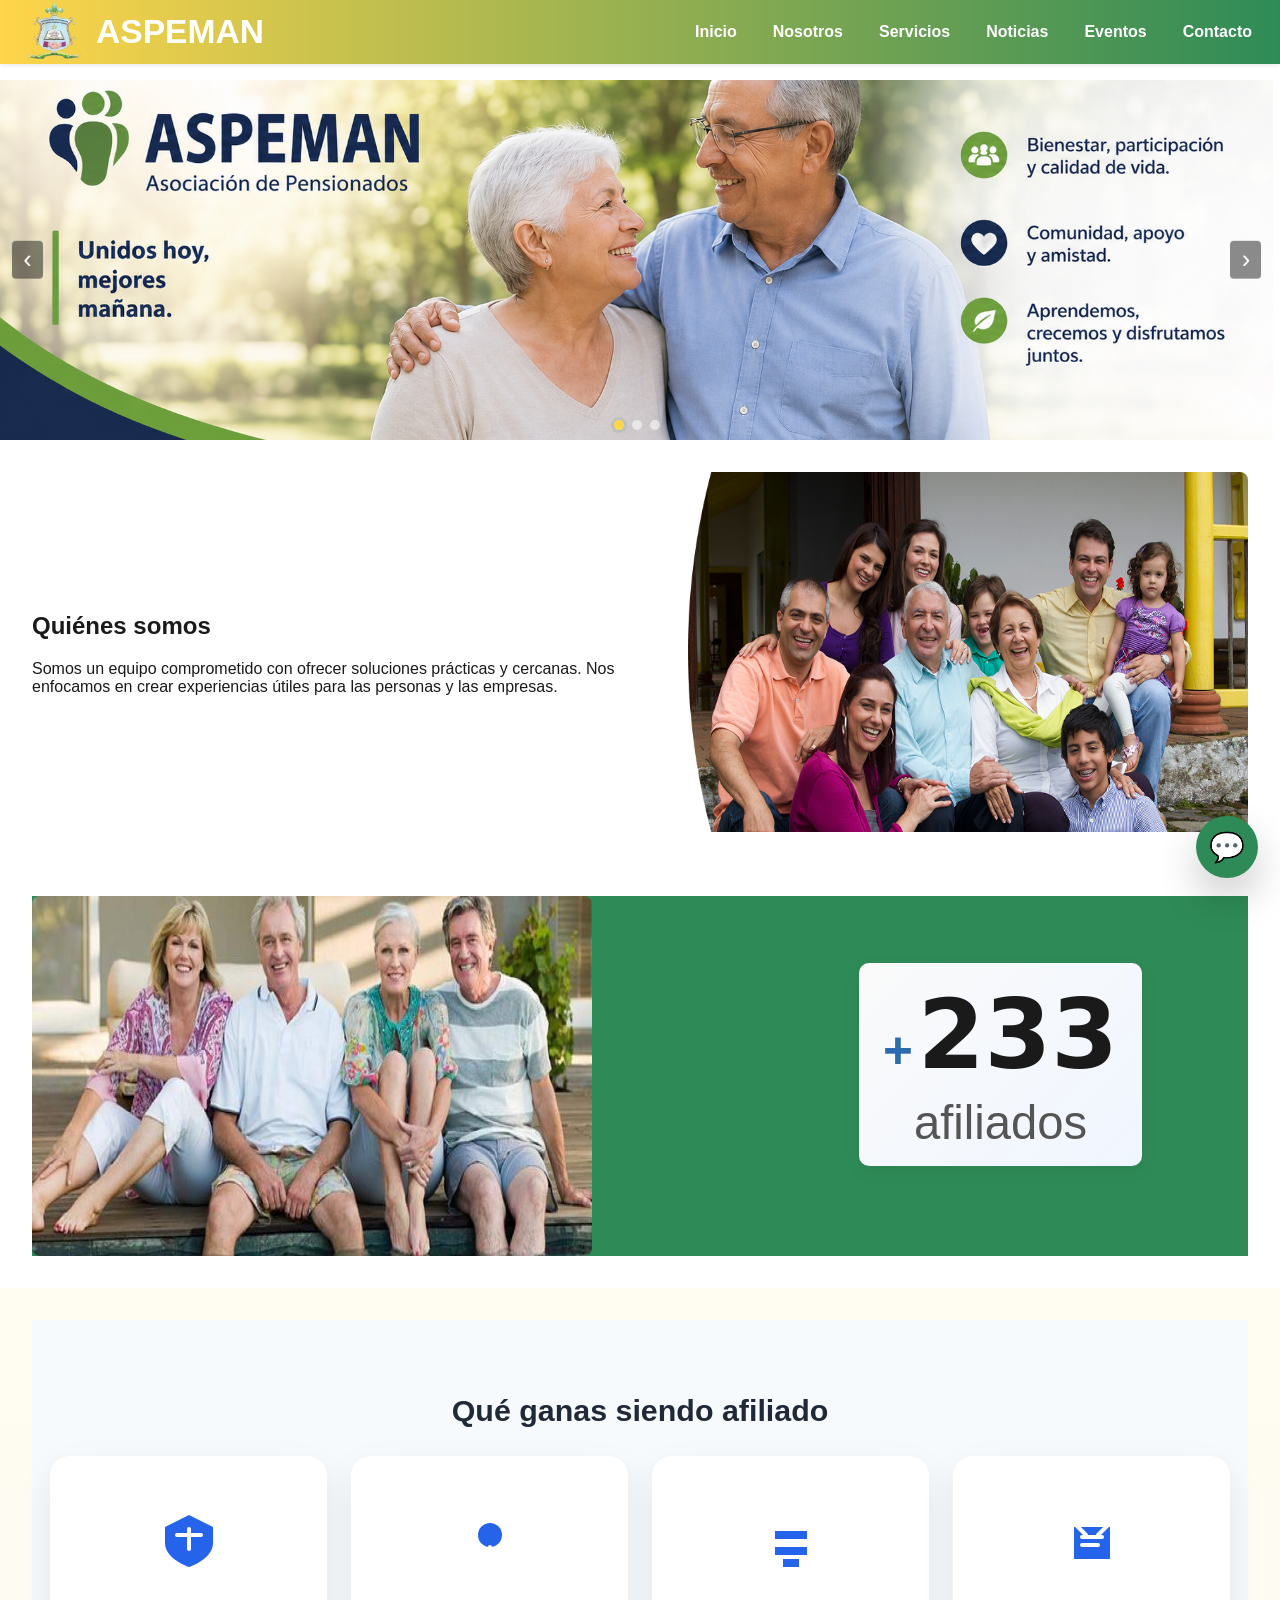
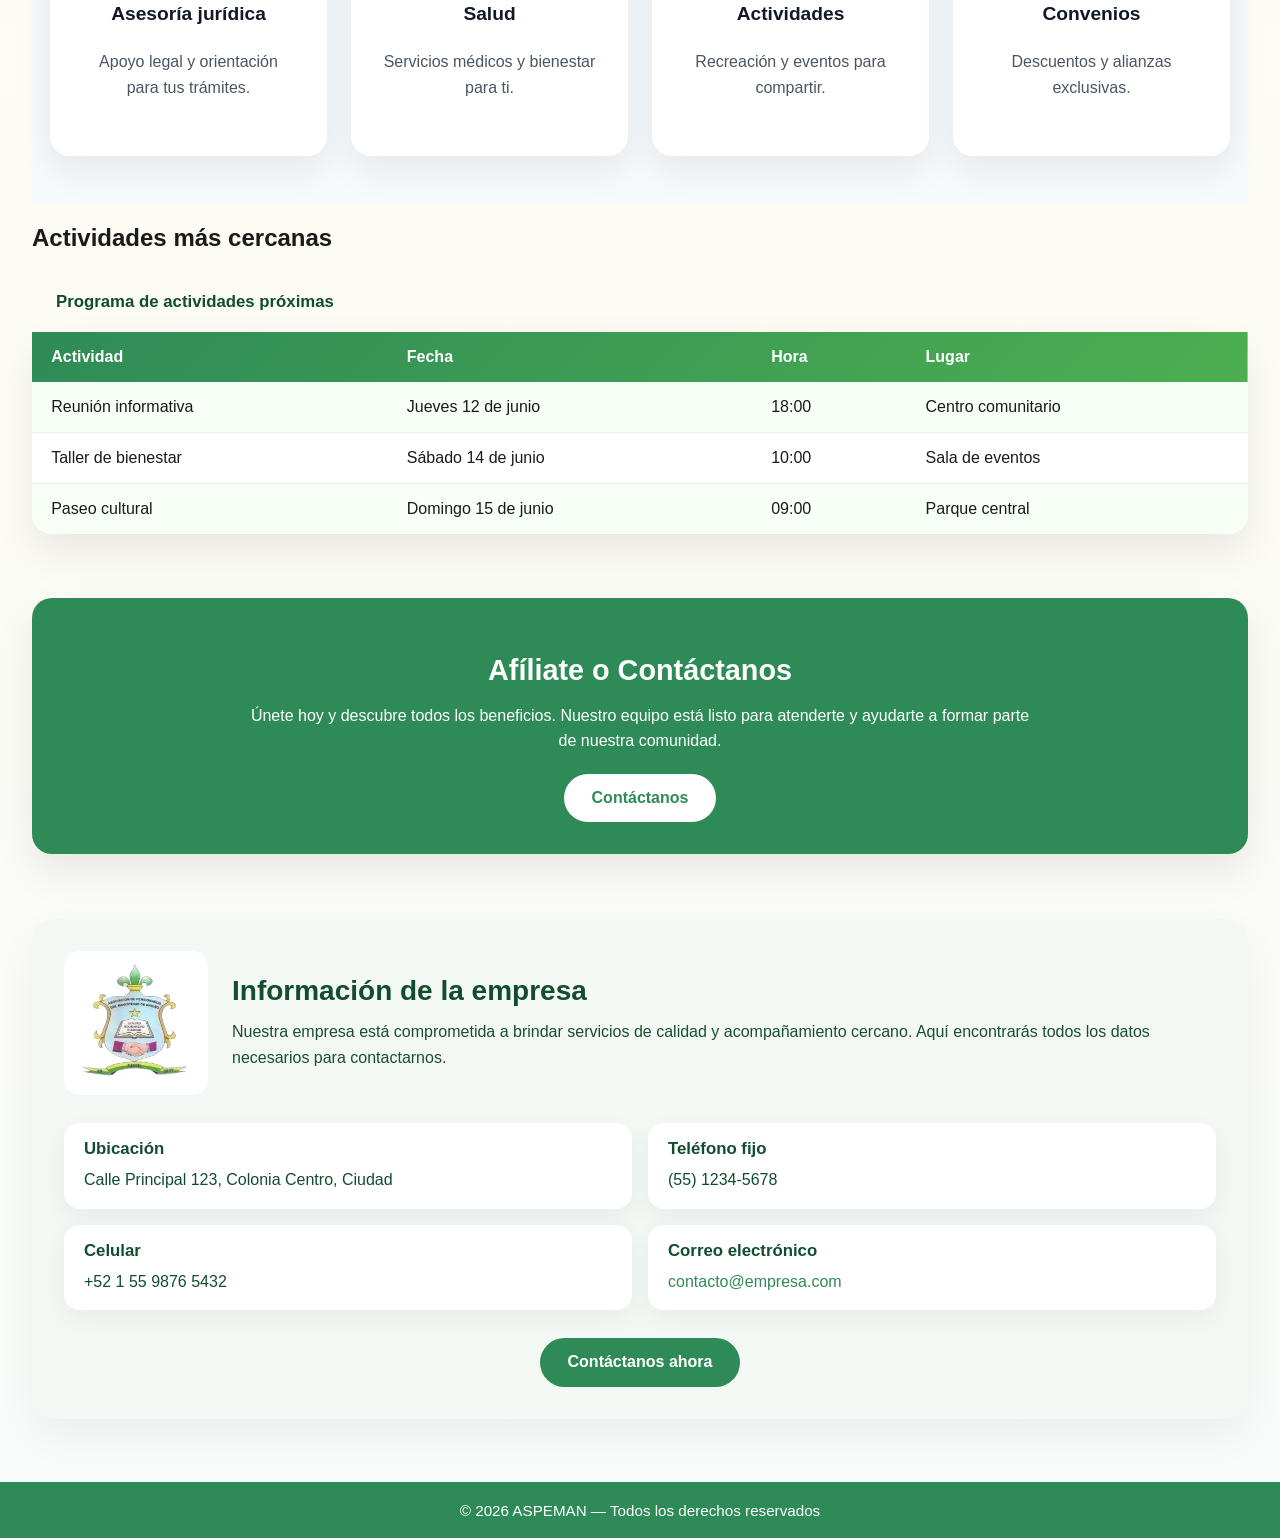
<file: index.html>
<!DOCTYPE html> <!-- Define que el documento usa HTML5 -->
<html lang="es"> <!-- Elemento raíz del documento; idioma español -->
<head> <!-- Contenedor de metadatos y estilos -->
    <meta charset="utf-8"> <!-- Codificación de caracteres UTF-8 -->
    <meta name="viewport" content="width=device-width, initial-scale=1"> <!-- Hace la página responsive en móviles -->
    <title>ASPEMAN</title> <!-- Título que aparece en la pestaña del navegador -->
    <link rel="icon" href="FILES/LOGO.png" type="image/png"> <!-- Icono / logo de la pestaña del navegador -->
    <link rel="stylesheet" href="FRONT/estilos/welcome.css"> <!-- Enlace a la hoja de estilos CSS externa -->
    <script src="FRONT/scripts/welcome.js" defer></script> <!-- Enlace a un archivo JavaScript externo, con defer para cargarlo después del HTML -->
    <style> /* Inicio de estilos CSS */
        .navbar {
            position: fixed;
            top: 0;
            left: 0;
            right: 0;
            z-index: 1000;
            background-color: #ffffff;
        }

        .container {
            padding-top: 80px;
        }
    </style> <!-- Fin de estilos CSS -->
</head> <!-- Cierre de head -->
<body> <!-- Inicio del cuerpo visible de la página -->
    <div class="container"> <!-- Contenedor principal que organiza header, main y footer -->
        <header class="navbar"> <!-- Barra de navegación superior -->
            <a href="#" class="logo" aria-label="Inicio"> <!-- Enlace del logo que lleva al inicio -->

                <img 
                    src="FILES/LOGO.png" 
                    alt="Logo de ASPEMAN" 
                    width="62" 
                    height="62" 
                    style="margin-left:8px; border-radius:4px;"
                > <!-- Imagen del logo con texto alternativo -->
                ASPEMAN <!-- Texto del logo (nombre de la empresa) -->
            </a> <!-- Cierre del enlace del logo -->
            <nav class="menu" aria-label="Menú principal"> <!-- Menú de navegación -->
                <a href="index.html" title="Inicio">Inicio</a> <!-- Enlace al inicio -->
                <a href="FRONT/pestañas/nosotros.html" title="Nosotros">Nosotros</a> <!-- Enlace a servicios -->
                <a href="FRONT/pestañas/beneficios.html" title="Servicios">Servicios</a> <!-- Enlace a servicios -->
                <a href="FRONT/pestañas/noticias.html" title="Noticias">Noticias</a> <!-- Enlace a servicios -->
                <a href="FRONT/pestañas/eventos.html" title="Eventos">Eventos</a> <!-- Enlace a servicios -->
                <a href="FRONT/pestañas/contacto.html" title="Contacto">Contacto</a> <!-- Enlace a contacto -->
            </nav> <!-- Cierre del nav.menu -->
        </header> <!-- Cierre del header -->
         <section class="hero-carousel" aria-label="Carrusel de imágenes">
                <div class="slides" role="list">
                    <div class="slide" role="listitem">
                        <img src="FILES/banner1.png" alt="Imagen 1 — ejemplo">
                    </div>
                    <div class="slide" role="listitem">
                        <img src="FILES/banner2.png" alt="Imagen 2 — ejemplo">
                    </div>
                    <div class="slide" role="listitem">
                        <img src="FILES/banne3.png" alt="Imagen 3 — ejemplo">
                    </div>
                </div>

                <button class="carousel-btn prev" aria-label="Anterior">&lsaquo;</button>
                <button class="carousel-btn next" aria-label="Siguiente">&rsaquo;</button>

                <div class="dots" role="tablist" aria-label="Indicadores del carrusel"></div>

                <script>
                    (function () {
                        const script = document.currentScript;
                        const carousel = script.closest('.hero-carousel') || script.parentElement;
                        if (!carousel) return;

                        const slidesEl = carousel.querySelector('.slides');
                        const slides = Array.from(carousel.querySelectorAll('.slide'));
                        const prevBtn = carousel.querySelector('.prev');
                        const nextBtn = carousel.querySelector('.next');
                        const dotsEl = carousel.querySelector('.dots');

                        // Seguridad: salir si falta algo esencial
                        if (!slidesEl || slides.length === 0 || !prevBtn || !nextBtn || !dotsEl) return;

                        let index = 0;
                        let timer = null;
                        const interval = 4000;

                        // Crear indicadores (puntos)
                        slides.forEach((_, i) => {
                            const btn = document.createElement('button');
                            btn.type = 'button';
                            btn.setAttribute('aria-label', `Ir a la diapositiva ${i + 1}`);
                            btn.dataset.index = i;
                            btn.addEventListener('click', () => goTo(i));
                            dotsEl.appendChild(btn);
                        });

                        const dots = Array.from(dotsEl.children);

                        function update() {
                            slidesEl.style.transform = `translateX(${-index * 100}%)`;
                            dots.forEach((d, i) => d.setAttribute('aria-pressed', String(i === index)));
                        }

                        function next() { index = (index + 1) % slides.length; update(); }
                        function prev() { index = (index - 1 + slides.length) % slides.length; update(); }
                        function goTo(i) { index = i % slides.length; update(); }

                        nextBtn.addEventListener('click', () => { next(); resetTimer(); });
                        prevBtn.addEventListener('click', () => { prev(); resetTimer(); });

                        carousel.addEventListener('mouseenter', pause);
                        carousel.addEventListener('focusin', pause);
                        carousel.addEventListener('mouseleave', resume);
                        carousel.addEventListener('focusout', resume);

                        function startTimer() { timer = setInterval(next, interval); }
                        function pause() { clearInterval(timer); timer = null; }
                        function resume() { if (!timer) startTimer(); }
                        function resetTimer() { pause(); resume(); }

                        // Inicializar
                        update();
                        startTimer();

                        window.addEventListener('visibilitychange', () => {
                            if (document.hidden) pause(); else resume();
                        });
                    })();
                </script>

            </section>

            <section class="about-section" aria-labelledby="about-title">
                <div class="about-inner">
                    <div class="about-text reveal" data-delay="120">
                        <h2 id="about-title">Quiénes somos</h2>
                        <p>
                            Somos un equipo comprometido con ofrecer soluciones prácticas y cercanas.
                            Nos enfocamos en crear experiencias útiles para las personas y las empresas.
                        </p>
                    </div>

                    <figure class="about-figure reveal" data-delay="240">
                        <img src="FILES/pensionados-jubilados-desktop.png" alt="Foto del equipo de la empresa" width="560" height="360">
                        
                    </figure>
                </div>
            </section>

            
            <section class="about-section" aria-labelledby="about-title">
                <div class="about-inner2 reveal">
                    <figure class="about-figure reveal" data-delay="240">
                        <img src="FILES/610e034b5ae87.jpeg" alt="Foto del equipo de la empresa" width="560" height="360">
                        
                    </figure>
                    <div class="affiliates-section">
                        <div class="affiliates-card reveal" data-delay="360" aria-live="polite">
                            <div class="count">
                                <span class="count-plus">+</span>
                                <span class="count-value" data-target="234">0</span>
                                
                            </div>
                            <div class="count-label">afiliados</div>
                        </div>
                    </div>
                </div>
            </section>

            <script>
    
            </script>
        <main class="content"> <!-- Área central de contenido -->

            <div class="chatbot-widget">
                <button type="button" class="chatbot-toggle" aria-label="Abrir chat">
                    <span aria-hidden="true">💬</span>
                </button>
                <section class="chatbot-panel" aria-labelledby="chatbot-title" aria-hidden="true">
                    <div class="chatbot-header">
                        <div>
                            <p class="chatbot-label">Asistente</p>
                            <h2 id="chatbot-title">Chat básico</h2>
                        </div>
                        <button type="button" class="chatbot-close" aria-label="Cerrar chat">×</button>
                    </div>
                    <div class="chatbot-window" role="application" aria-label="Chat de ayuda">
                        <div class="chatbot-messages" aria-live="polite" aria-atomic="false"></div>
                        <form class="chatbot-form" aria-label="Enviar mensaje al chatbot">
                            <input type="text" name="message" placeholder="Escribe tu mensaje..." autocomplete="off" required>
                            <button type="submit">Enviar</button>
                        </form>
                    </div>
                </section>
            </div>

            <section class="features-section reveal" aria-labelledby="benefits-title">
                <h2 id="benefits-title" class="reveal">Qué ganas siendo afiliado</h2>
                <div class="features-grid reveal">
                    <article class="flip-card" tabindex="0" aria-label="Asesoría jurídica">
                        <div class="flip-card-inner">
                            <div class="flip-card-front">
                                <svg class="flip-card-icon" viewBox="0 0 64 64" aria-hidden="true">
                                    <path d="M32 4L8 16v16c0 16 24 24 24 24s24-8 24-24V16L32 4z" fill="currentColor"/>
                                    <path d="M20 24h24M32 18v20" stroke="#fff" stroke-width="4" stroke-linecap="round"/>
                                </svg>
                                <h3>Asesoría jurídica</h3>
                                <p>Apoyo legal y orientación para tus trámites.</p>
                            </div>
                            <div class="flip-card-back">
                                <h3>Asesoría jurídica</h3>
                                <p>Accede a asesoría legal personalizada para trámites, documentos y consultas, con respaldo profesional.</p>
                            </div>
                        </div>
                    </article>
                    <article class="flip-card" tabindex="0" aria-label="Salud">
                        <div class="flip-card-inner">
                            <div class="flip-card-front">
                                <svg class="flip-card-icon" viewBox="0 0 64 64" aria-hidden="true">
                                    <circle cx="32" cy="24" r="12" fill="currentColor"/>
                                    <path d="M32 36v18M22 46h20" stroke="#fff" stroke-width="4" stroke-linecap="round"/>
                                </svg>
                                <h3>Salud</h3>
                                <p>Servicios médicos y bienestar para ti.</p>
                            </div>
                            <div class="flip-card-back">
                                <h3>Salud</h3>
                                <p>Disfruta de apoyo en salud, programas preventivos y atención para cuidar tu bienestar y el de tu familia.</p>
                            </div>
                        </div>
                    </article>
                    <article class="flip-card" tabindex="0" aria-label="Actividades recreativas">
                        <div class="flip-card-inner">
                            <div class="flip-card-front">
                                <svg class="flip-card-icon" viewBox="0 0 64 64" aria-hidden="true">
                                    <path d="M16 20h32v8H16z" fill="currentColor"/>
                                    <path d="M16 36h32v8H16z" fill="currentColor"/>
                                    <path d="M24 48h16v8H24z" fill="currentColor"/>
                                </svg>
                                <h3>Actividades</h3>
                                <p>Recreación y eventos para compartir.</p>
                            </div>
                            <div class="flip-card-back">
                                <h3>Actividades recreativas</h3>
                                <p>Participa en eventos, talleres y encuentros diseñados para disfrutar y conectarte con otros afiliados.</p>
                            </div>
                        </div>
                    </article>
                    <article class="flip-card" tabindex="0" aria-label="Convenios">
                        <div class="flip-card-inner">
                            <div class="flip-card-front">
                                <svg class="flip-card-icon" viewBox="0 0 64 64" aria-hidden="true">
                                    <path d="M14 16h36v32H14z" fill="currentColor"/>
                                    <path d="M22 26h20M22 34h16" stroke="#fff" stroke-width="4" stroke-linecap="round"/>
                                    <path d="M16 14l10 10M48 14l-10 10" stroke="#fff" stroke-width="4" stroke-linecap="round"/>
                                </svg>
                                <h3>Convenios</h3>
                                <p>Descuentos y alianzas exclusivas.</p>
                            </div>
                            <div class="flip-card-back">
                                <h3>Convenios</h3>
                                <p>Aprovecha acuerdos especiales con comercios y servicios aliados que te ofrecen descuentos exclusivos como afiliado.</p>
                            </div>
                        </div>
                    </article>
                </div>
            </section>

            <section class="activities-nearby reveal" aria-labelledby="nearby-title">
                <h2 id="nearby-title">Actividades más cercanas</h2>
                <table class="activities-table" aria-describedby="activities-description" style="width:100%; border-collapse:collapse; margin:1.25rem 0 2rem; font-family:inherit; background:#fff; box-shadow:0 18px 40px rgba(0,0,0,.08); border-radius:20px; overflow:hidden;">
                    <caption id="activities-description" style="caption-side:top; text-align:left; padding:1.25rem 1.5rem; font-weight:700; font-size:1.05rem; color:#114d2e;">Programa de actividades próximas</caption>
                    <thead style="background:linear-gradient(135deg,#2e8b57,#4caf50); color:#fff;">
                        <tr>
                            <th scope="col" style="padding:1rem 1.2rem; text-align:left;">Actividad</th>
                            <th scope="col" style="padding:1rem 1.2rem; text-align:left;">Fecha</th>
                            <th scope="col" style="padding:1rem 1.2rem; text-align:left;">Hora</th>
                            <th scope="col" style="padding:1rem 1.2rem; text-align:left;">Lugar</th>
                        </tr>
                    </thead>
                    <tbody>
                        <tr tabindex="0" aria-label="Reunión informativa local" style="background:#f7fff7; border-bottom:1px solid rgba(46,139,87,.12);">
                            <td style="padding:1rem 1.2rem;">Reunión informativa</td>
                            <td style="padding:1rem 1.2rem;">Jueves 12 de junio</td>
                            <td style="padding:1rem 1.2rem;">18:00</td>
                            <td style="padding:1rem 1.2rem;">Centro comunitario</td>
                        </tr>
                        <tr tabindex="0" aria-label="Taller de salud y bienestar" style="border-bottom:1px solid rgba(46,139,87,.12);">
                            <td style="padding:1rem 1.2rem;">Taller de bienestar</td>
                            <td style="padding:1rem 1.2rem;">Sábado 14 de junio</td>
                            <td style="padding:1rem 1.2rem;">10:00</td>
                            <td style="padding:1rem 1.2rem;">Sala de eventos</td>
                        </tr>
                        <tr tabindex="0" aria-label="Paseo cultural al parque" style="background:#f7fff7;">
                            <td style="padding:1rem 1.2rem;">Paseo cultural</td>
                            <td style="padding:1rem 1.2rem;">Domingo 15 de junio</td>
                            <td style="padding:1rem 1.2rem;">09:00</td>
                            <td style="padding:1rem 1.2rem;">Parque central</td>
                        </tr>
                    </tbody>
                </table>
            </section>

                        <section class="call-to-action reveal" aria-labelledby="cta-title" style="background:#2e8b57; color:#fff; padding:2rem 1.5rem; border-radius:20px; margin:2rem 0; text-align:center; box-shadow:0 18px 40px rgba(0,0,0,.08);">
                <div style="max-width:800px; margin:0 auto;">
                    <h2 id="cta-title" style="font-size:1.8rem; margin-bottom:0.75rem;">Afíliate o Contáctanos</h2>
                    <p style="font-size:1rem; margin-bottom:1.25rem; line-height:1.6;">Únete hoy y descubre todos los beneficios. Nuestro equipo está listo para atenderte y ayudarte a formar parte de nuestra comunidad.</p>
                    <a href="contacto.html" style="display:inline-block; padding:0.95rem 1.75rem; background:#fff; color:#2e8b57; font-weight:700; border-radius:999px; text-decoration:none; transition:background .2s ease, color .2s ease;">Contáctanos</a>
                </div>
            </section>
            <section class="company-info reveal" aria-labelledby="company-info-title" style="background:#f4f8f4; border-radius:20px; padding:2rem; margin:2rem 0; box-shadow:0 18px 40px rgba(0,0,0,.05);">
                <div style="display:flex; flex-wrap:wrap; align-items:center; gap:1.5rem;">
                    <img src="../../FILES/LOGO.png" alt="Logo de la empresa" style="width:120px; max-width:100%; border-radius:16px; background:#fff; padding:0.75rem;" />
                    <div style="flex:1; min-width:220px;">
                        <h2 id="company-info-title" style="margin:0 0 0.75rem 0; color:#114d2e; font-size:1.75rem;">Información de la empresa</h2>
                        <p style="margin:0; line-height:1.6; color:#174f2f;">Nuestra empresa está comprometida a brindar servicios de calidad y acompañamiento cercano. Aquí encontrarás todos los datos necesarios para contactarnos.</p>
                    </div>
                </div>
                <div style="display:grid; grid-template-columns:1fr 1fr; gap:1rem; margin-top:1.75rem; color:#114d2e;">
                    <div style="background:#fff; padding:1rem 1.25rem; border-radius:16px; box-shadow:0 8px 24px rgba(0,0,0,.05);">
                        <h3 style="margin:0 0 0.5rem 0; font-size:1.05rem;">Ubicación</h3>
                        <p style="margin:0; line-height:1.6;">Calle Principal 123, Colonia Centro, Ciudad</p>
                    </div>
                    <div style="background:#fff; padding:1rem 1.25rem; border-radius:16px; box-shadow:0 8px 24px rgba(0,0,0,.05);">
                        <h3 style="margin:0 0 0.5rem 0; font-size:1.05rem;">Teléfono fijo</h3>
                        <p style="margin:0; line-height:1.6;">(55) 1234-5678</p>
                    </div>
                    <div style="background:#fff; padding:1rem 1.25rem; border-radius:16px; box-shadow:0 8px 24px rgba(0,0,0,.05);">
                        <h3 style="margin:0 0 0.5rem 0; font-size:1.05rem;">Celular</h3>
                        <p style="margin:0; line-height:1.6;">+52 1 55 9876 5432</p>
                    </div>
                    <div style="background:#fff; padding:1rem 1.25rem; border-radius:16px; box-shadow:0 8px 24px rgba(0,0,0,.05);">
                        <h3 style="margin:0 0 0.5rem 0; font-size:1.05rem;">Correo electrónico</h3>
                        <p style="margin:0; line-height:1.6;"><a href="mailto:contacto@empresa.com" style="color:#2e8b57; text-decoration:none;">contacto@empresa.com</a></p>
                    </div>
                </div>
                <div style="margin-top:1.75rem; text-align:center;">
                    <a href="contacto.html" style="display:inline-block; padding:0.95rem 1.75rem; background:#2e8b57; color:#fff; font-weight:700; border-radius:999px; text-decoration:none;">Contáctanos ahora</a>
                </div>
            </section>
        </main> <!-- Cierre de main.content -->
        <footer class="site-footer"> <!-- Pie de página -->
            © 2026 ASPEMAN — Todos los derechos reservados <!-- Texto del footer -->
        </footer> <!-- Cierre del footer.site-footer -->
    </div> <!-- Cierre del contenedor principal -->
</body> <!-- Cierre del body -->
</html> <!-- Cierre del documento HTML -->
</file>
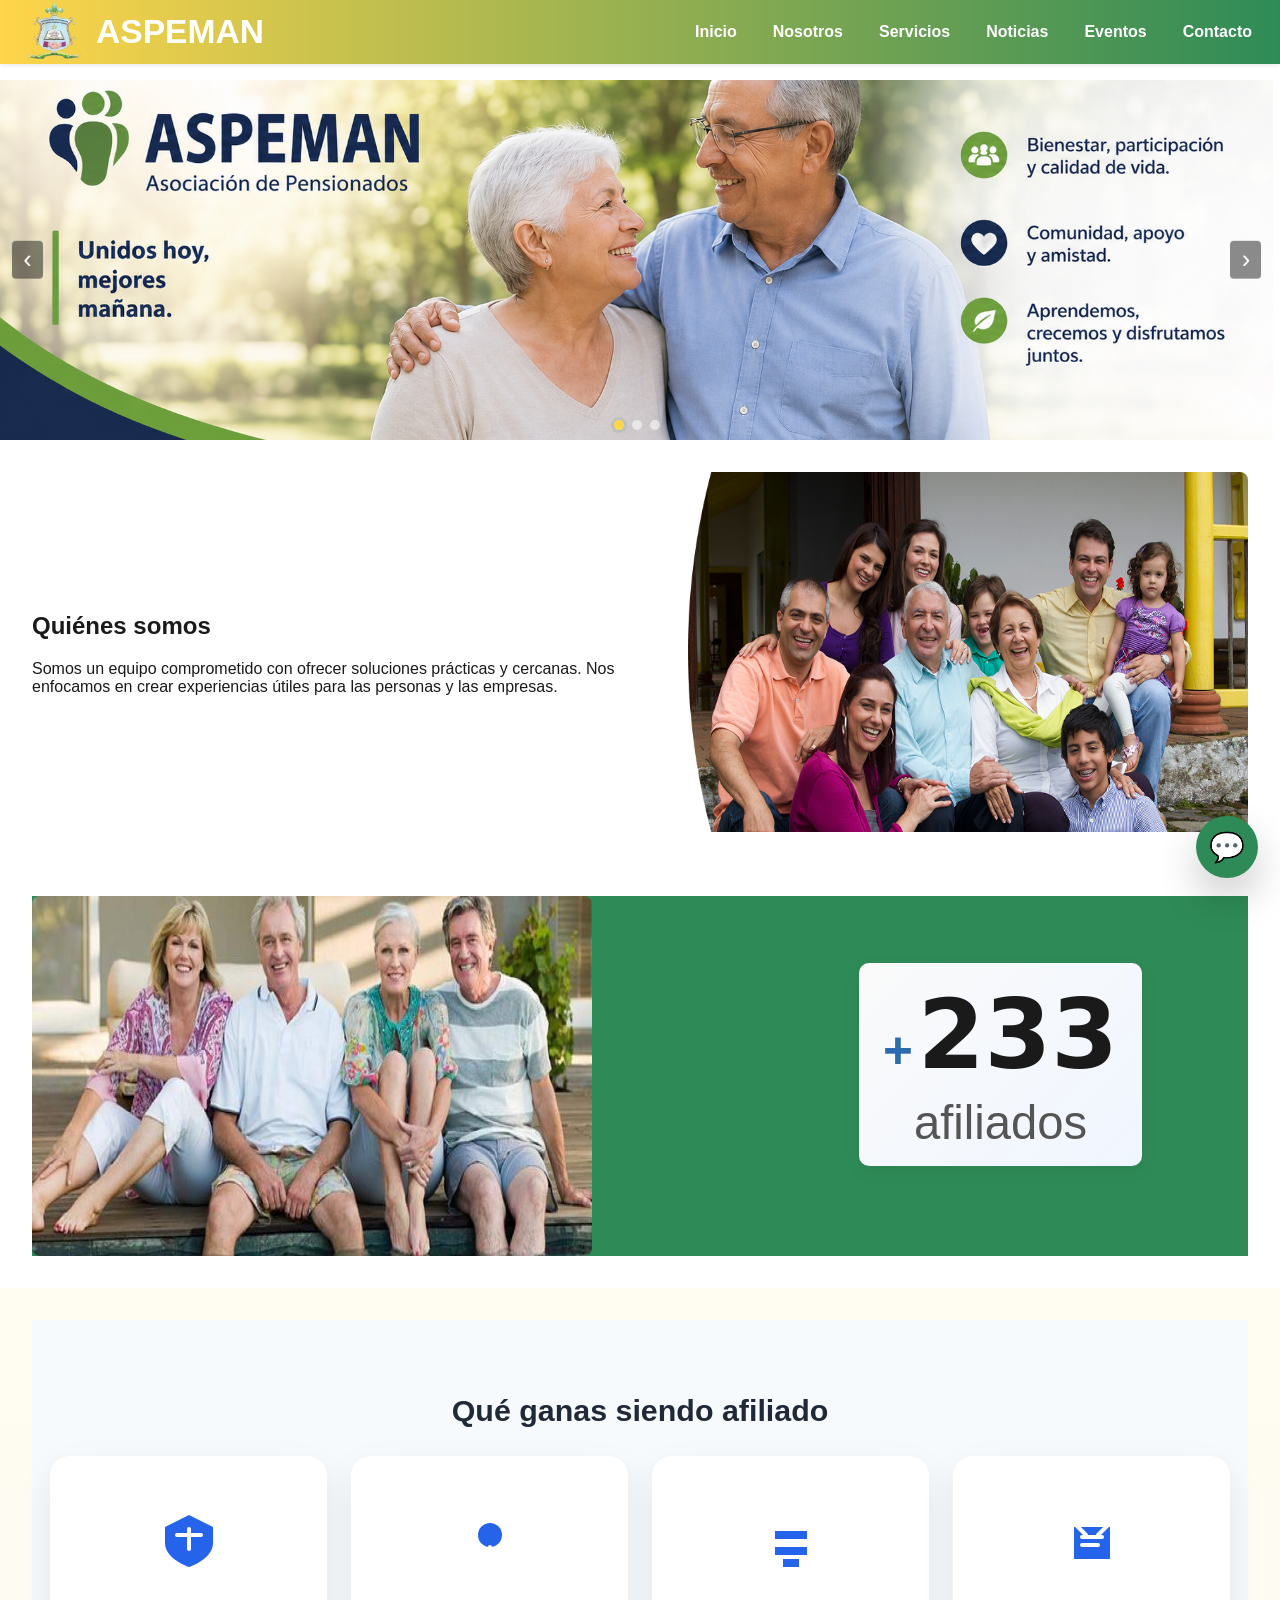
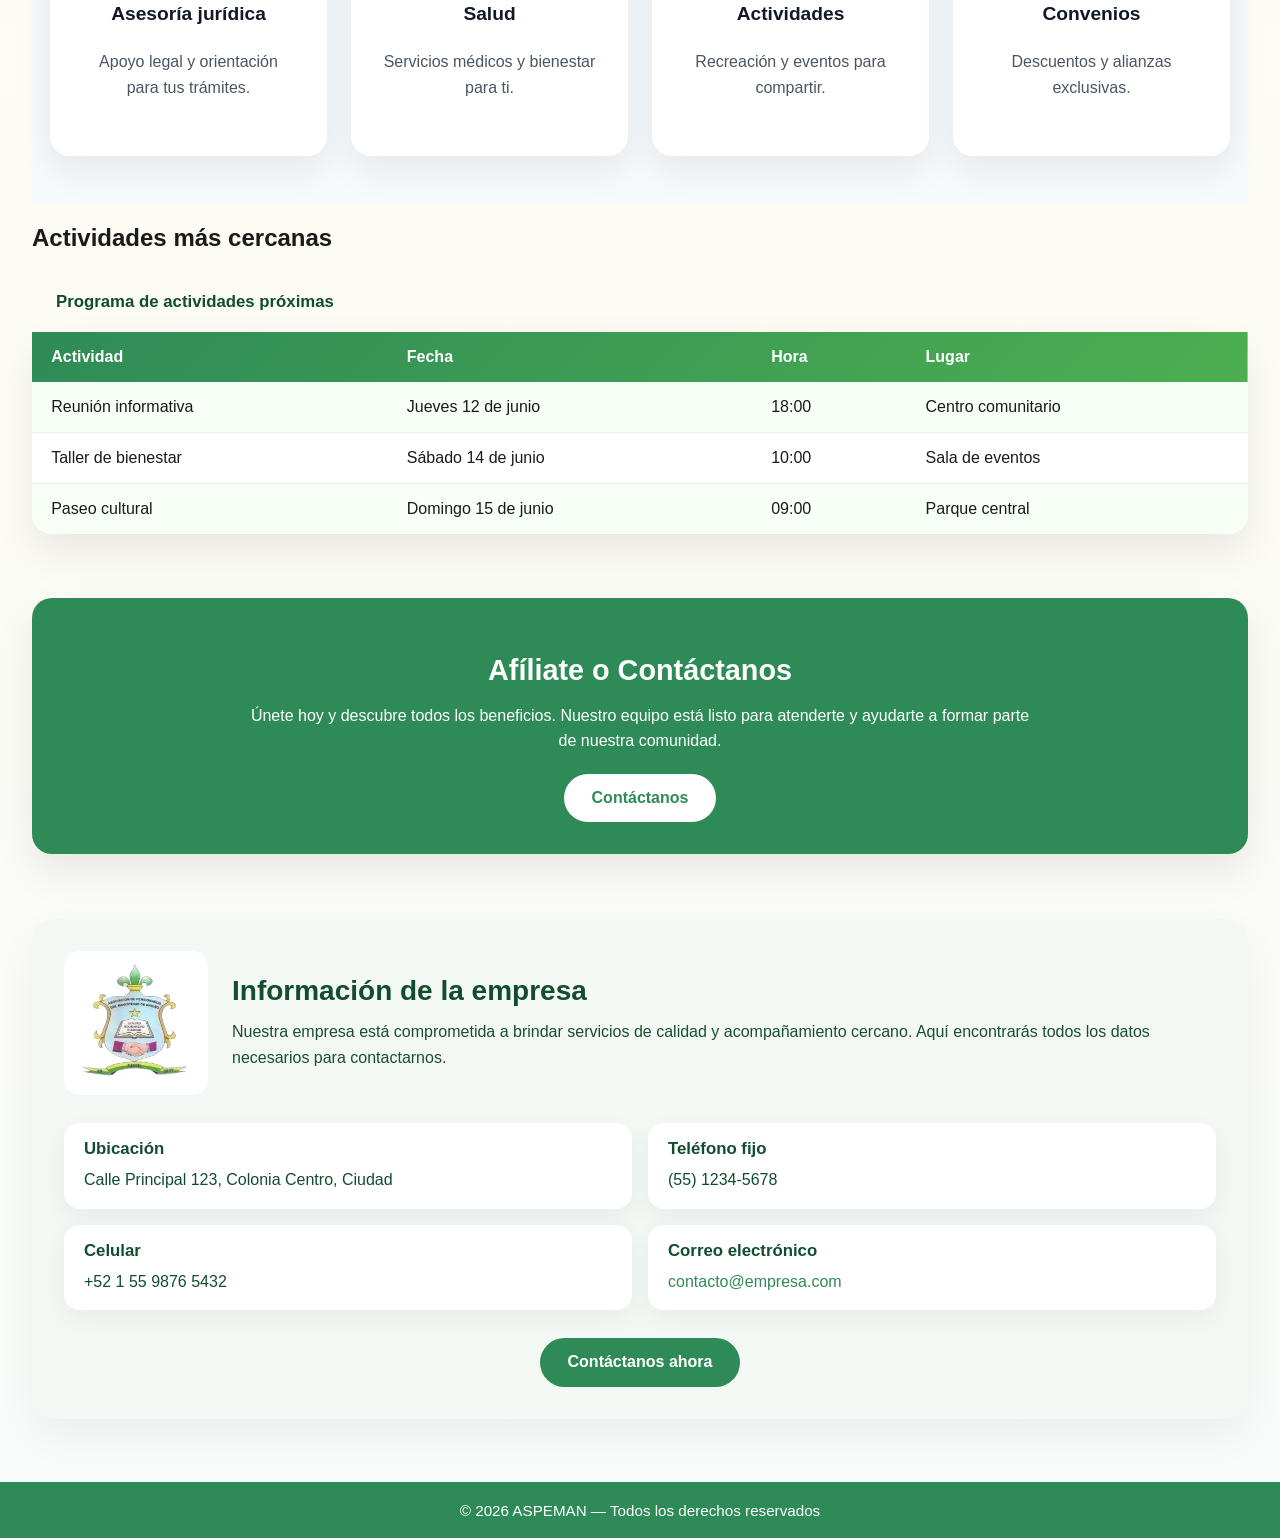
<file: FRONT/pestañas/index.html>
<!DOCTYPE html> <!-- Define que el documento usa HTML5 -->
<html lang="es"> <!-- Elemento raíz del documento; idioma español -->
<head> <!-- Contenedor de metadatos y estilos -->
    <meta charset="utf-8"> <!-- Codificación de caracteres UTF-8 -->
    <meta name="viewport" content="width=device-width, initial-scale=1"> <!-- Hace la página responsive en móviles -->
    <title>ASPEMAN</title> <!-- Título que aparece en la pestaña del navegador -->
    <link rel="icon" href="../../FILES/LOGO.png" type="image/png"> <!-- Icono / logo de la pestaña del navegador -->
    <link rel="stylesheet" href="../estilos/welcome.css"> <!-- Enlace a la hoja de estilos CSS externa -->
    <script src="../scripts/welcome.js" defer></script> <!-- Enlace a un archivo JavaScript externo, con defer para cargarlo después del HTML -->
    <style> /* Inicio de estilos CSS */
        .navbar {
            position: fixed;
            top: 0;
            left: 0;
            right: 0;
            z-index: 1000;
            background-color: #ffffff;
        }

        .container {
            padding-top: 80px;
        }
    </style> <!-- Fin de estilos CSS -->
</head> <!-- Cierre de head -->
<body> <!-- Inicio del cuerpo visible de la página -->
    <div class="container"> <!-- Contenedor principal que organiza header, main y footer -->
        <header class="navbar"> <!-- Barra de navegación superior -->
            <a href="#" class="logo" aria-label="Inicio"> <!-- Enlace del logo que lleva al inicio -->

                <img 
                    src="../../FILES/LOGO.png" 
                    alt="Logo de ASPEMAN" 
                    width="62" 
                    height="62" 
                    style="margin-left:8px; border-radius:4px;"
                > <!-- Imagen del logo con texto alternativo -->
                ASPEMAN <!-- Texto del logo (nombre de la empresa) -->
            </a> <!-- Cierre del enlace del logo -->
            <nav class="menu" aria-label="Menú principal"> <!-- Menú de navegación -->
                <a href="welcome.html" title="Inicio">Inicio</a> <!-- Enlace al inicio -->
                <a href="nosotros.html" title="Nosotros">Nosotros</a> <!-- Enlace a servicios -->
                <a href="beneficios.html" title="Servicios">Servicios</a> <!-- Enlace a servicios -->
                <a href="noticias.html" title="Noticias">Noticias</a> <!-- Enlace a servicios -->
                <a href="eventos.html" title="Eventos">Eventos</a> <!-- Enlace a servicios -->
                <a href="contacto.html" title="Contacto">Contacto</a> <!-- Enlace a contacto -->
            </nav> <!-- Cierre del nav.menu -->
        </header> <!-- Cierre del header -->
         <section class="hero-carousel" aria-label="Carrusel de imágenes">
                <div class="slides" role="list">
                    <div class="slide" role="listitem">
                        <img src="../../FILES/banner1.png" alt="Imagen 1 — ejemplo">
                    </div>
                    <div class="slide" role="listitem">
                        <img src="../../FILES/banner2.png" alt="Imagen 2 — ejemplo">
                    </div>
                    <div class="slide" role="listitem">
                        <img src="../../FILES/banne3.png" alt="Imagen 3 — ejemplo">
                    </div>
                </div>

                <button class="carousel-btn prev" aria-label="Anterior">&lsaquo;</button>
                <button class="carousel-btn next" aria-label="Siguiente">&rsaquo;</button>

                <div class="dots" role="tablist" aria-label="Indicadores del carrusel"></div>

                <script>
                    (function () {
                        const script = document.currentScript;
                        const carousel = script.closest('.hero-carousel') || script.parentElement;
                        if (!carousel) return;

                        const slidesEl = carousel.querySelector('.slides');
                        const slides = Array.from(carousel.querySelectorAll('.slide'));
                        const prevBtn = carousel.querySelector('.prev');
                        const nextBtn = carousel.querySelector('.next');
                        const dotsEl = carousel.querySelector('.dots');

                        // Seguridad: salir si falta algo esencial
                        if (!slidesEl || slides.length === 0 || !prevBtn || !nextBtn || !dotsEl) return;

                        let index = 0;
                        let timer = null;
                        const interval = 4000;

                        // Crear indicadores (puntos)
                        slides.forEach((_, i) => {
                            const btn = document.createElement('button');
                            btn.type = 'button';
                            btn.setAttribute('aria-label', `Ir a la diapositiva ${i + 1}`);
                            btn.dataset.index = i;
                            btn.addEventListener('click', () => goTo(i));
                            dotsEl.appendChild(btn);
                        });

                        const dots = Array.from(dotsEl.children);

                        function update() {
                            slidesEl.style.transform = `translateX(${-index * 100}%)`;
                            dots.forEach((d, i) => d.setAttribute('aria-pressed', String(i === index)));
                        }

                        function next() { index = (index + 1) % slides.length; update(); }
                        function prev() { index = (index - 1 + slides.length) % slides.length; update(); }
                        function goTo(i) { index = i % slides.length; update(); }

                        nextBtn.addEventListener('click', () => { next(); resetTimer(); });
                        prevBtn.addEventListener('click', () => { prev(); resetTimer(); });

                        carousel.addEventListener('mouseenter', pause);
                        carousel.addEventListener('focusin', pause);
                        carousel.addEventListener('mouseleave', resume);
                        carousel.addEventListener('focusout', resume);

                        function startTimer() { timer = setInterval(next, interval); }
                        function pause() { clearInterval(timer); timer = null; }
                        function resume() { if (!timer) startTimer(); }
                        function resetTimer() { pause(); resume(); }

                        // Inicializar
                        update();
                        startTimer();

                        window.addEventListener('visibilitychange', () => {
                            if (document.hidden) pause(); else resume();
                        });
                    })();
                </script>

            </section>

            <section class="about-section" aria-labelledby="about-title">
                <div class="about-inner">
                    <div class="about-text reveal" data-delay="120">
                        <h2 id="about-title">Quiénes somos</h2>
                        <p>
                            Somos un equipo comprometido con ofrecer soluciones prácticas y cercanas.
                            Nos enfocamos en crear experiencias útiles para las personas y las empresas.
                        </p>
                    </div>

                    <figure class="about-figure reveal" data-delay="240">
                        <img src="../../FILES/pensionados-jubilados-desktop.png" alt="Foto del equipo de la empresa" width="560" height="360">
                        
                    </figure>
                </div>
            </section>

            
            <section class="about-section" aria-labelledby="about-title">
                <div class="about-inner2 reveal">
                    <figure class="about-figure reveal" data-delay="240">
                        <img src="../../FILES/610e034b5ae87.jpeg" alt="Foto del equipo de la empresa" width="560" height="360">
                        
                    </figure>
                    <div class="affiliates-section">
                        <div class="affiliates-card reveal" data-delay="360" aria-live="polite">
                            <div class="count">
                                <span class="count-plus">+</span>
                                <span class="count-value" data-target="234">0</span>
                                
                            </div>
                            <div class="count-label">afiliados</div>
                        </div>
                    </div>
                </div>
            </section>

            <script>
    
            </script>
        <main class="content"> <!-- Área central de contenido -->

            <div class="chatbot-widget">
                <button type="button" class="chatbot-toggle" aria-label="Abrir chat">
                    <span aria-hidden="true">💬</span>
                </button>
                <section class="chatbot-panel" aria-labelledby="chatbot-title" aria-hidden="true">
                    <div class="chatbot-header">
                        <div>
                            <p class="chatbot-label">Asistente</p>
                            <h2 id="chatbot-title">Chat básico</h2>
                        </div>
                        <button type="button" class="chatbot-close" aria-label="Cerrar chat">×</button>
                    </div>
                    <div class="chatbot-window" role="application" aria-label="Chat de ayuda">
                        <div class="chatbot-messages" aria-live="polite" aria-atomic="false"></div>
                        <form class="chatbot-form" aria-label="Enviar mensaje al chatbot">
                            <input type="text" name="message" placeholder="Escribe tu mensaje..." autocomplete="off" required>
                            <button type="submit">Enviar</button>
                        </form>
                    </div>
                </section>
            </div>

            <section class="features-section reveal" aria-labelledby="benefits-title">
                <h2 id="benefits-title" class="reveal">Qué ganas siendo afiliado</h2>
                <div class="features-grid reveal">
                    <article class="flip-card" tabindex="0" aria-label="Asesoría jurídica">
                        <div class="flip-card-inner">
                            <div class="flip-card-front">
                                <svg class="flip-card-icon" viewBox="0 0 64 64" aria-hidden="true">
                                    <path d="M32 4L8 16v16c0 16 24 24 24 24s24-8 24-24V16L32 4z" fill="currentColor"/>
                                    <path d="M20 24h24M32 18v20" stroke="#fff" stroke-width="4" stroke-linecap="round"/>
                                </svg>
                                <h3>Asesoría jurídica</h3>
                                <p>Apoyo legal y orientación para tus trámites.</p>
                            </div>
                            <div class="flip-card-back">
                                <h3>Asesoría jurídica</h3>
                                <p>Accede a asesoría legal personalizada para trámites, documentos y consultas, con respaldo profesional.</p>
                            </div>
                        </div>
                    </article>
                    <article class="flip-card" tabindex="0" aria-label="Salud">
                        <div class="flip-card-inner">
                            <div class="flip-card-front">
                                <svg class="flip-card-icon" viewBox="0 0 64 64" aria-hidden="true">
                                    <circle cx="32" cy="24" r="12" fill="currentColor"/>
                                    <path d="M32 36v18M22 46h20" stroke="#fff" stroke-width="4" stroke-linecap="round"/>
                                </svg>
                                <h3>Salud</h3>
                                <p>Servicios médicos y bienestar para ti.</p>
                            </div>
                            <div class="flip-card-back">
                                <h3>Salud</h3>
                                <p>Disfruta de apoyo en salud, programas preventivos y atención para cuidar tu bienestar y el de tu familia.</p>
                            </div>
                        </div>
                    </article>
                    <article class="flip-card" tabindex="0" aria-label="Actividades recreativas">
                        <div class="flip-card-inner">
                            <div class="flip-card-front">
                                <svg class="flip-card-icon" viewBox="0 0 64 64" aria-hidden="true">
                                    <path d="M16 20h32v8H16z" fill="currentColor"/>
                                    <path d="M16 36h32v8H16z" fill="currentColor"/>
                                    <path d="M24 48h16v8H24z" fill="currentColor"/>
                                </svg>
                                <h3>Actividades</h3>
                                <p>Recreación y eventos para compartir.</p>
                            </div>
                            <div class="flip-card-back">
                                <h3>Actividades recreativas</h3>
                                <p>Participa en eventos, talleres y encuentros diseñados para disfrutar y conectarte con otros afiliados.</p>
                            </div>
                        </div>
                    </article>
                    <article class="flip-card" tabindex="0" aria-label="Convenios">
                        <div class="flip-card-inner">
                            <div class="flip-card-front">
                                <svg class="flip-card-icon" viewBox="0 0 64 64" aria-hidden="true">
                                    <path d="M14 16h36v32H14z" fill="currentColor"/>
                                    <path d="M22 26h20M22 34h16" stroke="#fff" stroke-width="4" stroke-linecap="round"/>
                                    <path d="M16 14l10 10M48 14l-10 10" stroke="#fff" stroke-width="4" stroke-linecap="round"/>
                                </svg>
                                <h3>Convenios</h3>
                                <p>Descuentos y alianzas exclusivas.</p>
                            </div>
                            <div class="flip-card-back">
                                <h3>Convenios</h3>
                                <p>Aprovecha acuerdos especiales con comercios y servicios aliados que te ofrecen descuentos exclusivos como afiliado.</p>
                            </div>
                        </div>
                    </article>
                </div>
            </section>

            <section class="activities-nearby reveal" aria-labelledby="nearby-title">
                <h2 id="nearby-title">Actividades más cercanas</h2>
                <table class="activities-table" aria-describedby="activities-description" style="width:100%; border-collapse:collapse; margin:1.25rem 0 2rem; font-family:inherit; background:#fff; box-shadow:0 18px 40px rgba(0,0,0,.08); border-radius:20px; overflow:hidden;">
                    <caption id="activities-description" style="caption-side:top; text-align:left; padding:1.25rem 1.5rem; font-weight:700; font-size:1.05rem; color:#114d2e;">Programa de actividades próximas</caption>
                    <thead style="background:linear-gradient(135deg,#2e8b57,#4caf50); color:#fff;">
                        <tr>
                            <th scope="col" style="padding:1rem 1.2rem; text-align:left;">Actividad</th>
                            <th scope="col" style="padding:1rem 1.2rem; text-align:left;">Fecha</th>
                            <th scope="col" style="padding:1rem 1.2rem; text-align:left;">Hora</th>
                            <th scope="col" style="padding:1rem 1.2rem; text-align:left;">Lugar</th>
                        </tr>
                    </thead>
                    <tbody>
                        <tr tabindex="0" aria-label="Reunión informativa local" style="background:#f7fff7; border-bottom:1px solid rgba(46,139,87,.12);">
                            <td style="padding:1rem 1.2rem;">Reunión informativa</td>
                            <td style="padding:1rem 1.2rem;">Jueves 12 de junio</td>
                            <td style="padding:1rem 1.2rem;">18:00</td>
                            <td style="padding:1rem 1.2rem;">Centro comunitario</td>
                        </tr>
                        <tr tabindex="0" aria-label="Taller de salud y bienestar" style="border-bottom:1px solid rgba(46,139,87,.12);">
                            <td style="padding:1rem 1.2rem;">Taller de bienestar</td>
                            <td style="padding:1rem 1.2rem;">Sábado 14 de junio</td>
                            <td style="padding:1rem 1.2rem;">10:00</td>
                            <td style="padding:1rem 1.2rem;">Sala de eventos</td>
                        </tr>
                        <tr tabindex="0" aria-label="Paseo cultural al parque" style="background:#f7fff7;">
                            <td style="padding:1rem 1.2rem;">Paseo cultural</td>
                            <td style="padding:1rem 1.2rem;">Domingo 15 de junio</td>
                            <td style="padding:1rem 1.2rem;">09:00</td>
                            <td style="padding:1rem 1.2rem;">Parque central</td>
                        </tr>
                    </tbody>
                </table>
            </section>

                        <section class="call-to-action reveal" aria-labelledby="cta-title" style="background:#2e8b57; color:#fff; padding:2rem 1.5rem; border-radius:20px; margin:2rem 0; text-align:center; box-shadow:0 18px 40px rgba(0,0,0,.08);">
                <div style="max-width:800px; margin:0 auto;">
                    <h2 id="cta-title" style="font-size:1.8rem; margin-bottom:0.75rem;">Afíliate o Contáctanos</h2>
                    <p style="font-size:1rem; margin-bottom:1.25rem; line-height:1.6;">Únete hoy y descubre todos los beneficios. Nuestro equipo está listo para atenderte y ayudarte a formar parte de nuestra comunidad.</p>
                    <a href="contacto.html" style="display:inline-block; padding:0.95rem 1.75rem; background:#fff; color:#2e8b57; font-weight:700; border-radius:999px; text-decoration:none; transition:background .2s ease, color .2s ease;">Contáctanos</a>
                </div>
            </section>
            <section class="company-info reveal" aria-labelledby="company-info-title" style="background:#f4f8f4; border-radius:20px; padding:2rem; margin:2rem 0; box-shadow:0 18px 40px rgba(0,0,0,.05);">
                <div style="display:flex; flex-wrap:wrap; align-items:center; gap:1.5rem;">
                    <img src="../../FILES/LOGO.png" alt="Logo de la empresa" style="width:120px; max-width:100%; border-radius:16px; background:#fff; padding:0.75rem;" />
                    <div style="flex:1; min-width:220px;">
                        <h2 id="company-info-title" style="margin:0 0 0.75rem 0; color:#114d2e; font-size:1.75rem;">Información de la empresa</h2>
                        <p style="margin:0; line-height:1.6; color:#174f2f;">Nuestra empresa está comprometida a brindar servicios de calidad y acompañamiento cercano. Aquí encontrarás todos los datos necesarios para contactarnos.</p>
                    </div>
                </div>
                <div style="display:grid; grid-template-columns:1fr 1fr; gap:1rem; margin-top:1.75rem; color:#114d2e;">
                    <div style="background:#fff; padding:1rem 1.25rem; border-radius:16px; box-shadow:0 8px 24px rgba(0,0,0,.05);">
                        <h3 style="margin:0 0 0.5rem 0; font-size:1.05rem;">Ubicación</h3>
                        <p style="margin:0; line-height:1.6;">Calle Principal 123, Colonia Centro, Ciudad</p>
                    </div>
                    <div style="background:#fff; padding:1rem 1.25rem; border-radius:16px; box-shadow:0 8px 24px rgba(0,0,0,.05);">
                        <h3 style="margin:0 0 0.5rem 0; font-size:1.05rem;">Teléfono fijo</h3>
                        <p style="margin:0; line-height:1.6;">(55) 1234-5678</p>
                    </div>
                    <div style="background:#fff; padding:1rem 1.25rem; border-radius:16px; box-shadow:0 8px 24px rgba(0,0,0,.05);">
                        <h3 style="margin:0 0 0.5rem 0; font-size:1.05rem;">Celular</h3>
                        <p style="margin:0; line-height:1.6;">+52 1 55 9876 5432</p>
                    </div>
                    <div style="background:#fff; padding:1rem 1.25rem; border-radius:16px; box-shadow:0 8px 24px rgba(0,0,0,.05);">
                        <h3 style="margin:0 0 0.5rem 0; font-size:1.05rem;">Correo electrónico</h3>
                        <p style="margin:0; line-height:1.6;"><a href="mailto:contacto@empresa.com" style="color:#2e8b57; text-decoration:none;">contacto@empresa.com</a></p>
                    </div>
                </div>
                <div style="margin-top:1.75rem; text-align:center;">
                    <a href="contacto.html" style="display:inline-block; padding:0.95rem 1.75rem; background:#2e8b57; color:#fff; font-weight:700; border-radius:999px; text-decoration:none;">Contáctanos ahora</a>
                </div>
            </section>
        </main> <!-- Cierre de main.content -->
        <footer class="site-footer"> <!-- Pie de página -->
            © 2026 ASPEMAN — Todos los derechos reservados <!-- Texto del footer -->
        </footer> <!-- Cierre del footer.site-footer -->
    </div> <!-- Cierre del contenedor principal -->
</body> <!-- Cierre del body -->
</html> <!-- Cierre del documento HTML -->
</file>
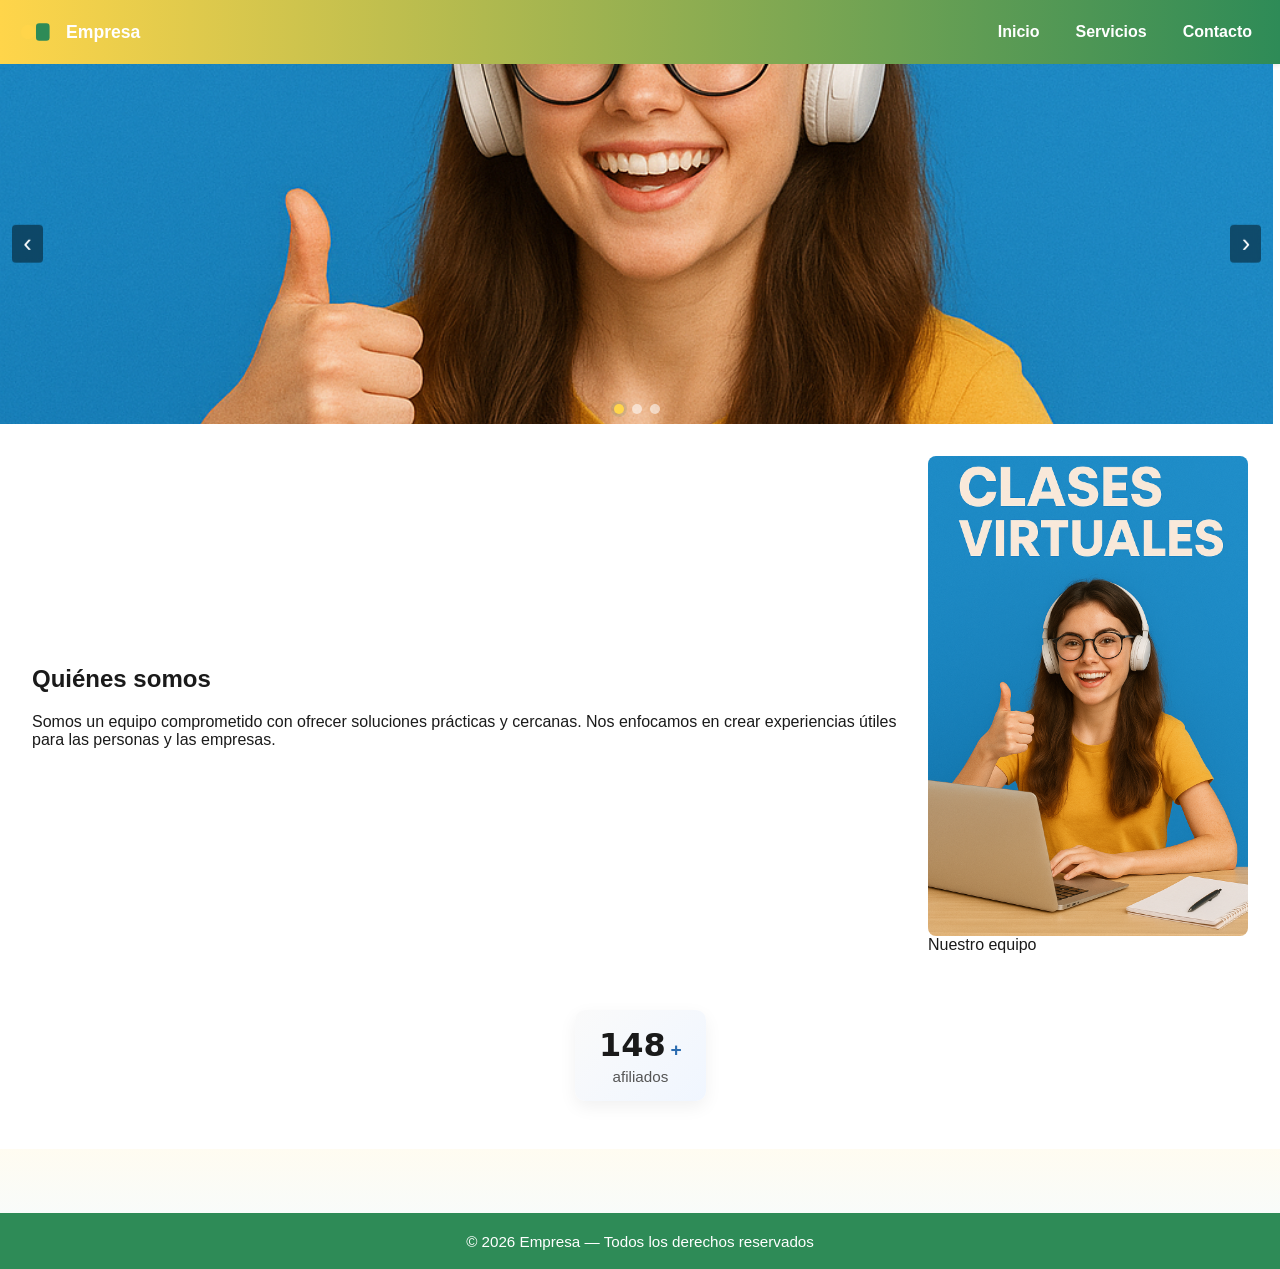
<file: FRONT/welcome.html>
<!DOCTYPE html> <!-- Define que el documento usa HTML5 -->
<html lang="es"> <!-- Elemento raíz del documento; idioma español -->
<head> <!-- Contenedor de metadatos y estilos -->
    <meta charset="utf-8"> <!-- Codificación de caracteres UTF-8 -->
    <meta name="viewport" content="width=device-width, initial-scale=1"> <!-- Hace la página responsive en móviles -->
    <title>Página de inicio - Empresa</title> <!-- Título que aparece en la pestaña del navegador -->
    <link rel="stylesheet" href="../BACK/welcome.css">
    <style> /* Inicio de estilos CSS */ 
    </style> <!-- Fin de estilos CSS -->
</head> <!-- Cierre de head -->
<body> <!-- Inicio del cuerpo visible de la página -->
    <div class="container"> <!-- Contenedor principal que organiza header, main y footer -->
        <header class="navbar"> <!-- Barra de navegación superior -->
            <a href="#" class="logo" aria-label="Inicio"> <!-- Enlace del logo que lleva al inicio -->
                <svg viewBox="0 0 100 100" role="img" xmlns="http://www.w3.org/2000/svg" aria-hidden="true"> <!-- Icono SVG simple como logo -->
                    <circle cx="30" cy="50" r="18" fill="#ffd54a"></circle> <!-- Círculo amarillo que representa parte del logo -->
                    <rect x="50" y="28" width="34" height="44" rx="8" fill="#2e8b57"></rect> <!-- Rectángulo verde que complementa el logo -->
                </svg> <!-- Cierre del SVG -->
                Empresa <!-- Texto del logo (nombre de la empresa) -->
            </a> <!-- Cierre del enlace del logo -->
            <nav class="menu" aria-label="Menú principal"> <!-- Menú de navegación -->
                <a href="#" title="Inicio">Inicio</a> <!-- Enlace al inicio -->
                <a href="#" title="Servicios">Servicios</a> <!-- Enlace a servicios -->
                <a href="#" title="Contacto">Contacto</a> <!-- Enlace a contacto -->
            </nav> <!-- Cierre del nav.menu -->
        </header> <!-- Cierre del header -->
         <section class="hero-carousel" aria-label="Carrusel de imágenes">
                <div class="slides" role="list">
                    <div class="slide" role="listitem">
                        <img src="../FILES/ChatGPT Image 12 jun 2025, 12_29_49.png" alt="Imagen 1 — ejemplo">
                    </div>
                    <div class="slide" role="listitem">
                        <img src="../FILES/clases.png" alt="Imagen 2 — ejemplo">
                    </div>
                    <div class="slide" role="listitem">
                        <img src="../FILES/family.jpg" alt="Imagen 3 — ejemplo">
                    </div>
                </div>

                <button class="carousel-btn prev" aria-label="Anterior">&lsaquo;</button>
                <button class="carousel-btn next" aria-label="Siguiente">&rsaquo;</button>

                <div class="dots" role="tablist" aria-label="Indicadores del carrusel"></div>

                <script>
                    (function () {
                        const script = document.currentScript;
                        const carousel = script.closest('.hero-carousel') || script.parentElement;
                        if (!carousel) return;

                        const slidesEl = carousel.querySelector('.slides');
                        const slides = Array.from(carousel.querySelectorAll('.slide'));
                        const prevBtn = carousel.querySelector('.prev');
                        const nextBtn = carousel.querySelector('.next');
                        const dotsEl = carousel.querySelector('.dots');

                        // Seguridad: salir si falta algo esencial
                        if (!slidesEl || slides.length === 0 || !prevBtn || !nextBtn || !dotsEl) return;

                        let index = 0;
                        let timer = null;
                        const interval = 4000;

                        // Crear indicadores (puntos)
                        slides.forEach((_, i) => {
                            const btn = document.createElement('button');
                            btn.type = 'button';
                            btn.setAttribute('aria-label', `Ir a la diapositiva ${i + 1}`);
                            btn.dataset.index = i;
                            btn.addEventListener('click', () => goTo(i));
                            dotsEl.appendChild(btn);
                        });

                        const dots = Array.from(dotsEl.children);

                        function update() {
                            slidesEl.style.transform = `translateX(${-index * 100}%)`;
                            dots.forEach((d, i) => d.setAttribute('aria-pressed', String(i === index)));
                        }

                        function next() { index = (index + 1) % slides.length; update(); }
                        function prev() { index = (index - 1 + slides.length) % slides.length; update(); }
                        function goTo(i) { index = i % slides.length; update(); }

                        nextBtn.addEventListener('click', () => { next(); resetTimer(); });
                        prevBtn.addEventListener('click', () => { prev(); resetTimer(); });

                        carousel.addEventListener('mouseenter', pause);
                        carousel.addEventListener('focusin', pause);
                        carousel.addEventListener('mouseleave', resume);
                        carousel.addEventListener('focusout', resume);

                        function startTimer() { timer = setInterval(next, interval); }
                        function pause() { clearInterval(timer); timer = null; }
                        function resume() { if (!timer) startTimer(); }
                        function resetTimer() { pause(); resume(); }

                        // Inicializar
                        update();
                        startTimer();

                        window.addEventListener('visibilitychange', () => {
                            if (document.hidden) pause(); else resume();
                        });
                    })();
                </script>

            </section>

            <section class="about-section" aria-labelledby="about-title">
                <div class="about-inner">
                    <div class="about-text reveal" data-delay="120">
                        <h2 id="about-title">Quiénes somos</h2>
                        <p>
                            Somos un equipo comprometido con ofrecer soluciones prácticas y cercanas.
                            Nos enfocamos en crear experiencias útiles para las personas y las empresas.
                        </p>
                    </div>

                    <figure class="about-figure reveal" data-delay="240">
                        <img src="../FILES/ChatGPT Image 12 jun 2025, 12_29_49.png" alt="Foto del equipo de la empresa" width="560" height="360">
                        <figcaption>Nuestro equipo</figcaption>
                    </figure>
                </div>
            </section>

            <section class="affiliates-section">
                <div class="affiliates-card reveal" data-delay="360" aria-live="polite">
                    <div class="count">
                        <span class="count-value" data-target="234">0</span>
                        <span class="count-plus">+</span>
                    </div>
                    <div class="count-label">afiliados</div>
                </div>
            </section>



            <script>
                (function () {
                    const reveals = Array.from(document.querySelectorAll('.reveal'));
                    if (!('IntersectionObserver' in window) || reveals.length === 0) {
                        // Fallback: reveal immediately and set counts
                        reveals.forEach(r => r.classList.add('visible'));
                        document.querySelectorAll('.count-value').forEach(el => el.textContent = '+' + el.dataset.target);
                        return;
                    }

                    const observer = new IntersectionObserver((entries, obs) => {
                        entries.forEach(entry => {
                            if (!entry.isIntersecting) return;
                            const el = entry.target;
                            // apply optional delay
                            const delay = parseInt(el.getAttribute('data-delay')) || 0;
                            el.style.transitionDelay = `${delay}ms`;
                            el.classList.add('visible');

                            // if there's a counter inside, animate it once
                            const counter = el.querySelector && el.querySelector('.count-value');
                            if (counter && !counter.dataset.animated) {
                                animateCount(counter, parseInt(counter.dataset.target) || 0);
                                counter.dataset.animated = '1';
                            }

                            // stop observing once revealed
                            obs.unobserve(el);
                        });
                    }, { threshold: 0.18 });

                    reveals.forEach(r => observer.observe(r));

                    function animateCount(el, target) {
                        const duration = 1400;
                        const start = performance.now();
                        function step(now) {
                            const p = Math.min((now - start) / duration, 1);
                            const eased = easeOutCubic(p);
                            const value = Math.floor(eased * target);
                            el.textContent = value;
                            if (p < 1) requestAnimationFrame(step);
                            else el.textContent = target;
                        }
                        // show plus sign by updating sibling if present
                        const plus = el.parentElement && el.parentElement.querySelector('.count-plus');
                        if (plus) {
                            // ensure plus positioned consistently during animation
                        }
                        requestAnimationFrame(step);
                    }

                    function easeOutCubic(t) { return 1 - Math.pow(1 - t, 3); }
                })();
            </script>
        <main class="content"> <!-- Área central de contenido -->
           

        </main> <!-- Cierre de main.content -->
        <footer class="site-footer"> <!-- Pie de página -->
            © 2026 Empresa — Todos los derechos reservados <!-- Texto del footer -->
        </footer> <!-- Cierre de footer.site-footer -->
    </div> <!-- Cierre del contenedor principal -->
</body> <!-- Cierre del body -->
</html> <!-- Cierre del documento HTML -->
</file>
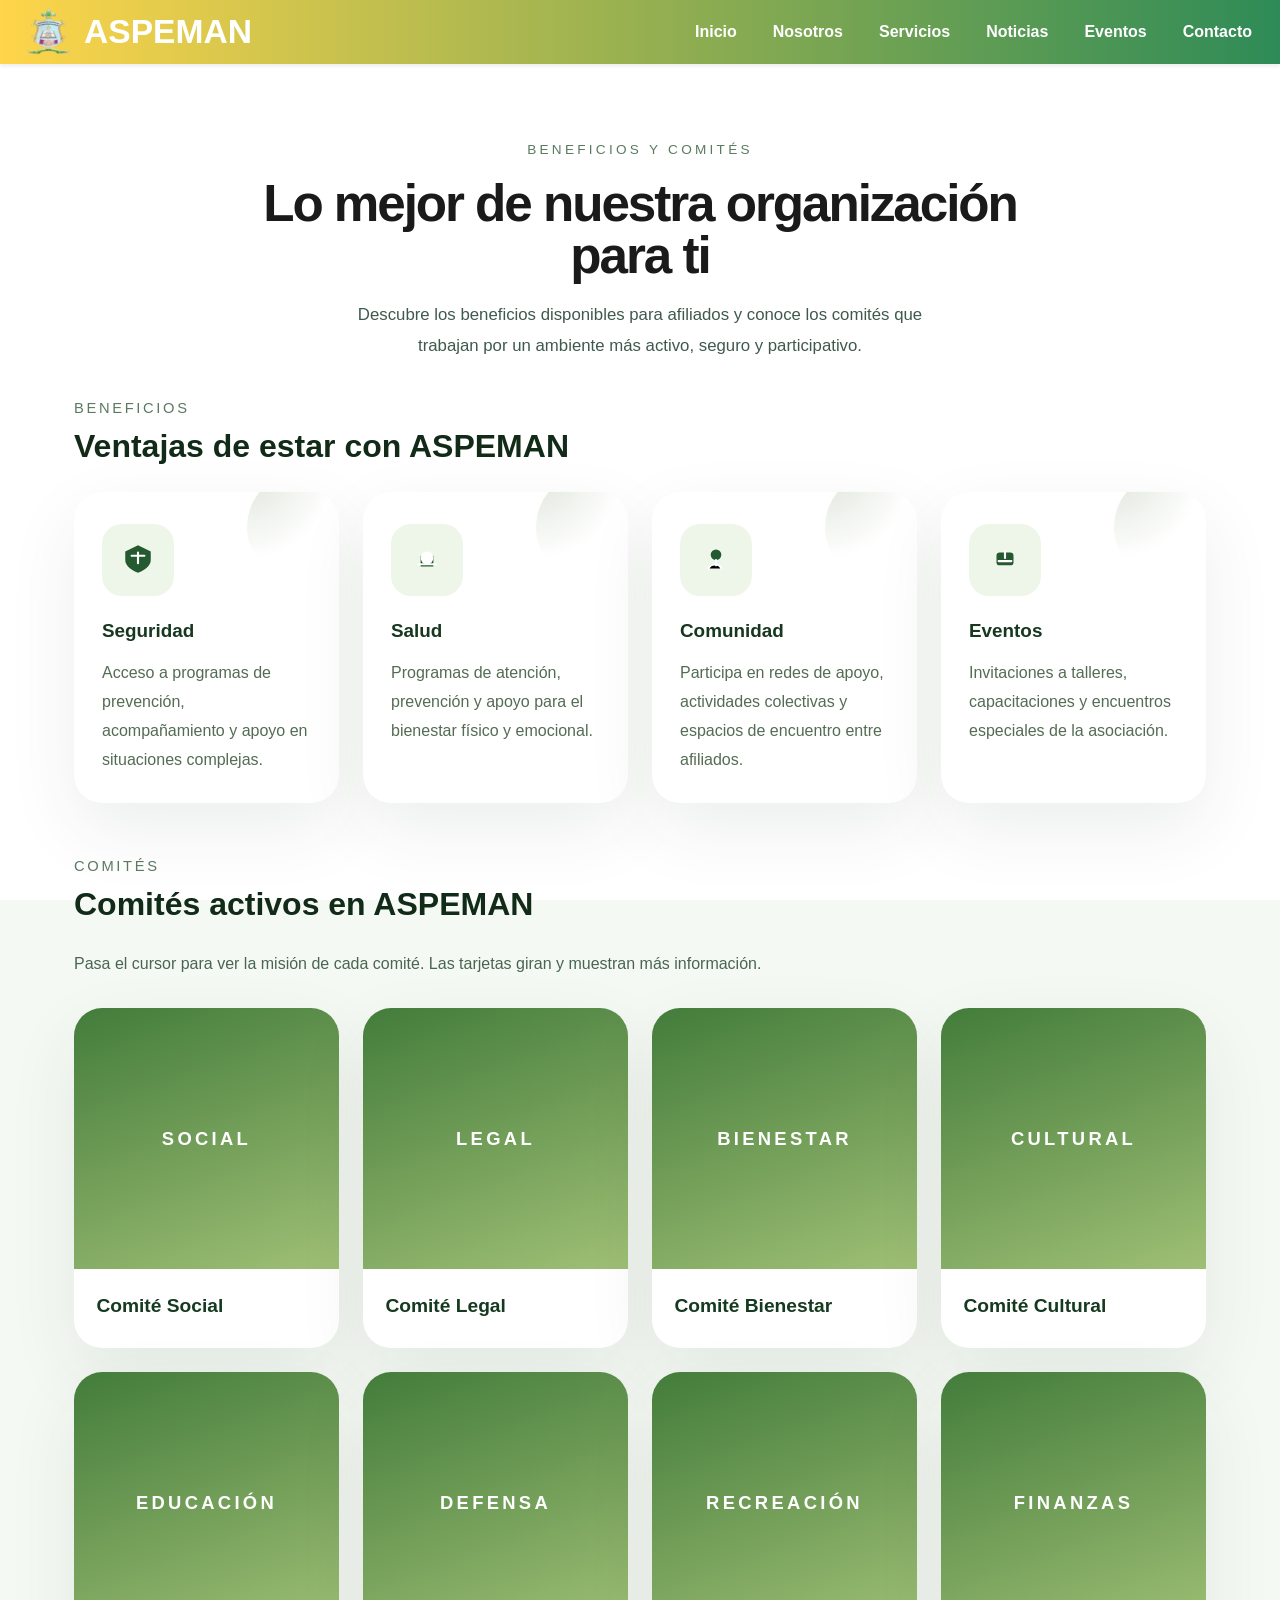
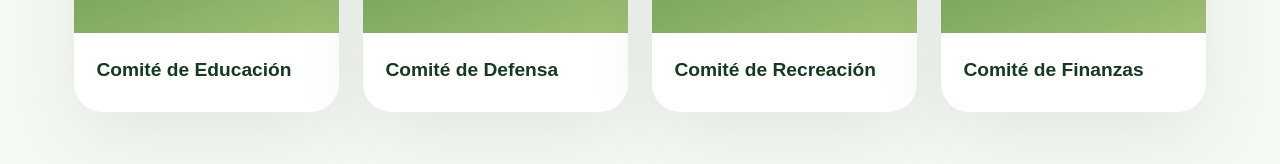
<file: FRONT/pestañas/beneficios.html>
<!DOCTYPE html>
<html lang="es">
<head>
    <meta charset="utf-8">
    <meta name="viewport" content="width=device-width, initial-scale=1.0">
    <title>Beneficios | ASPEMAN</title>
    <link rel="icon" href="../../FILES/LOGO.png" type="image/png">
    <link rel="stylesheet" href="../estilos/beneficios.css">
    <link rel="stylesheet" href="../estilos/welcome.css">
</head>
<body>
    <div class="page-shell">
        <header class="navbar"> <!-- Barra de navegación superior -->
            <a href="#" class="logo" aria-label="Inicio"> <!-- Enlace del logo que lleva al inicio -->

                <img 
                    src="../../FILES/LOGO.png" 
                    alt="Logo de ASPEMAN" 
                    width="62" 
                    height="62" 
                    style="margin-left:8px; border-radius:4px;"
                > <!-- Imagen del logo con texto alternativo -->
                ASPEMAN <!-- Texto del logo (nombre de la empresa) -->
            </a> <!-- Cierre del enlace del logo -->
            <nav class="menu" aria-label="Menú principal"> <!-- Menú de navegación -->
                <a href="../../index.html" title="Inicio">Inicio</a> <!-- Enlace al inicio -->
                <a href="nosotros.html" title="Nosotros">Nosotros</a> <!-- Enlace a servicios -->
                <a href="beneficios.html" title="Servicios">Servicios</a> <!-- Enlace a servicios -->
                <a href="noticias.html" title="Noticias">Noticias</a> <!-- Enlace a servicios -->
                <a href="eventos.html" title="Eventos">Eventos</a> <!-- Enlace a servicios -->
                <a href="contacto.html" title="Contacto">Contacto</a> <!-- Enlace a contacto -->
            </nav> <!-- Cierre del nav.menu -->
        </header> <!-- Cierre del header -->

        <main>
            <section class="hero">
                <div class="hero-copy">
                    <span class="eyebrow">Beneficios y comités</span>
                    <h1>Lo mejor de nuestra organización para ti</h1>
                    <p>Descubre los beneficios disponibles para afiliados y conoce los comités que trabajan por un ambiente más activo, seguro y participativo.</p>
                </div>
            </section>

            <section class="benefits-section" aria-labelledby="benefits-heading">
                <div class="section-title">
                    <span>Beneficios</span>
                    <h2 id="benefits-heading">Ventajas de estar con ASPEMAN</h2>
                </div>
                <div class="benefits-grid">
                    <article class="benefit-card" tabindex="0">
                        <div class="benefit-icon">
                            <svg viewBox="0 0 64 64" aria-hidden="true" focusable="false">
                                <path d="M32 4L8 16v16c0 16 24 24 24 24s24-8 24-24V16L32 4z" fill="currentColor"/>
                                <path d="M20 24h24M32 18v20" stroke="#fff" stroke-width="4" stroke-linecap="round"/>
                            </svg>
                        </div>
                        <h3 class="benefit-title">Seguridad</h3>
                        <p class="benefit-desc">Acceso a programas de prevención, acompañamiento y apoyo en situaciones complejas.</p>
                    </article>
                    <article class="benefit-card" tabindex="0">
                        <div class="benefit-icon">
                            <svg viewBox="0 0 64 64" aria-hidden="true" focusable="false">
                                <path d="M20 24h24v20H20z" fill="currentColor"/>
                                <path d="M16 40h32" stroke="#fff" stroke-width="4" stroke-linecap="round"/>
                                <path d="M32 16a12 12 0 1 0 0 24 12 12 0 0 0 0-24z" fill="#fff"/>
                            </svg>
                        </div>
                        <h3 class="benefit-title">Salud</h3>
                        <p class="benefit-desc">Programas de atención, prevención y apoyo para el bienestar físico y emocional.</p>
                    </article>
                    <article class="benefit-card" tabindex="0">
                        <div class="benefit-icon">
                            <svg viewBox="0 0 64 64" aria-hidden="true" focusable="false">
                                <circle cx="32" cy="22" r="10" fill="currentColor"/>
                                <path d="M18 48c4-10 20-10 24 0" stroke="#fff" stroke-width="4" stroke-linecap="round"/>
                                <path d="M32 32v10" stroke="#fff" stroke-width="4" stroke-linecap="round"/>
                            </svg>
                        </div>
                        <h3 class="benefit-title">Comunidad</h3>
                        <p class="benefit-desc">Participa en redes de apoyo, actividades colectivas y espacios de encuentro entre afiliados.</p>
                    </article>
                    <article class="benefit-card" tabindex="0">
                        <div class="benefit-icon">
                            <svg viewBox="0 0 64 64" aria-hidden="true" focusable="false">
                                <rect x="16" y="18" width="32" height="24" rx="6" fill="currentColor"/>
                                <path d="M20 34h24" stroke="#fff" stroke-width="4" stroke-linecap="round"/>
                                <path d="M32 16v12" stroke="#fff" stroke-width="4" stroke-linecap="round"/>
                            </svg>
                        </div>
                        <h3 class="benefit-title">Eventos</h3>
                        <p class="benefit-desc">Invitaciones a talleres, capacitaciones y encuentros especiales de la asociación.</p>
                    </article>
                </div>
            </section>

            <section class="committees-section" aria-labelledby="committees-heading">
                <div class="section-title">
                    <span>Comités</span>
                    <h2 id="committees-heading">Comités activos en ASPEMAN</h2>
                </div>
                <p class="section-subtitle">Pasa el cursor para ver la misión de cada comité. Las tarjetas giran y muestran más información.</p>
                <div class="committees-grid">
                    <article class="committee-card" tabindex="0">
                        <div class="card-inner">
                            <div class="card-face card-front">
                                <div class="committee-photo" aria-hidden="true">Social</div>
                                <div class="card-title">Comité Social</div>
                            </div>
                            <div class="card-face card-back">
                                <h3>Social</h3>
                                <p>Organiza actividades colectivas, encuentros y espacios de apoyo entre afiliados.</p>
                            </div>
                        </div>
                    </article>
                    <article class="committee-card" tabindex="0">
                        <div class="card-inner">
                            <div class="card-face card-front">
                                <div class="committee-photo" aria-hidden="true">Legal</div>
                                <div class="card-title">Comité Legal</div>
                            </div>
                            <div class="card-face card-back">
                                <h3>Legal</h3>
                                <p>Brinda acompañamiento jurídico y asesoría en trámites, pensiones y derechos.</p>
                            </div>
                        </div>
                    </article>
                    <article class="committee-card" tabindex="0">
                        <div class="card-inner">
                            <div class="card-face card-front">
                                <div class="committee-photo" aria-hidden="true">Bienestar</div>
                                <div class="card-title">Comité Bienestar</div>
                            </div>
                            <div class="card-face card-back">
                                <h3>Bienestar</h3>
                                <p>Cuida la calidad de vida con iniciativas de salud emocional, recreación y acompañamiento.</p>
                            </div>
                        </div>
                    </article>
                    <article class="committee-card" tabindex="0">
                        <div class="card-inner">
                            <div class="card-face card-front">
                                <div class="committee-photo" aria-hidden="true">Cultural</div>
                                <div class="card-title">Comité Cultural</div>
                            </div>
                            <div class="card-face card-back">
                                <h3>Cultural</h3>
                                <p>Promueve eventos artísticos, festivales y actividades que fortalecen la identidad cultural.</p>
                            </div>
                        </div>
                    </article>
                    <article class="committee-card" tabindex="0">
                        <div class="card-inner">
                            <div class="card-face card-front">
                                <div class="committee-photo" aria-hidden="true">Educación</div>
                                <div class="card-title">Comité de Educación</div>
                            </div>
                            <div class="card-face card-back">
                                <h3>Educación</h3>
                                <p>Apoya el acceso a formación, talleres y recursos educativos para todos los afiliados.</p>
                            </div>
                        </div>
                    </article>
                    <article class="committee-card" tabindex="0">
                        <div class="card-inner">
                            <div class="card-face card-front">
                                <div class="committee-photo" aria-hidden="true">Defensa</div>
                                <div class="card-title">Comité de Defensa</div>
                            </div>
                            <div class="card-face card-back">
                                <h3>Defensa</h3>
                                <p>Protege los derechos colectivos y vela por la representación de los afiliados.</p>
                            </div>
                        </div>
                    </article>
                    <article class="committee-card" tabindex="0">
                        <div class="card-inner">
                            <div class="card-face card-front">
                                <div class="committee-photo" aria-hidden="true">Recreación</div>
                                <div class="card-title">Comité de Recreación</div>
                            </div>
                            <div class="card-face card-back">
                                <h3>Recreación</h3>
                                <p>Diseña eventos deportivos, viajes y actividades lúdicas para el disfrute de la comunidad.</p>
                            </div>
                        </div>
                    </article>
                    <article class="committee-card" tabindex="0">
                        <div class="card-inner">
                            <div class="card-face card-front">
                                <div class="committee-photo" aria-hidden="true">Finanzas</div>
                                <div class="card-title">Comité de Finanzas</div>
                            </div>
                            <div class="card-face card-back">
                                <h3>Finanzas</h3>
                                <p>Gestiona recursos, alianzas y apoyos económicos para proyectos de la asociación.</p>
                            </div>
                        </div>
                    </article>
                </div>
            </section>
        </main>
    </div>
</body>
</html>
</file>
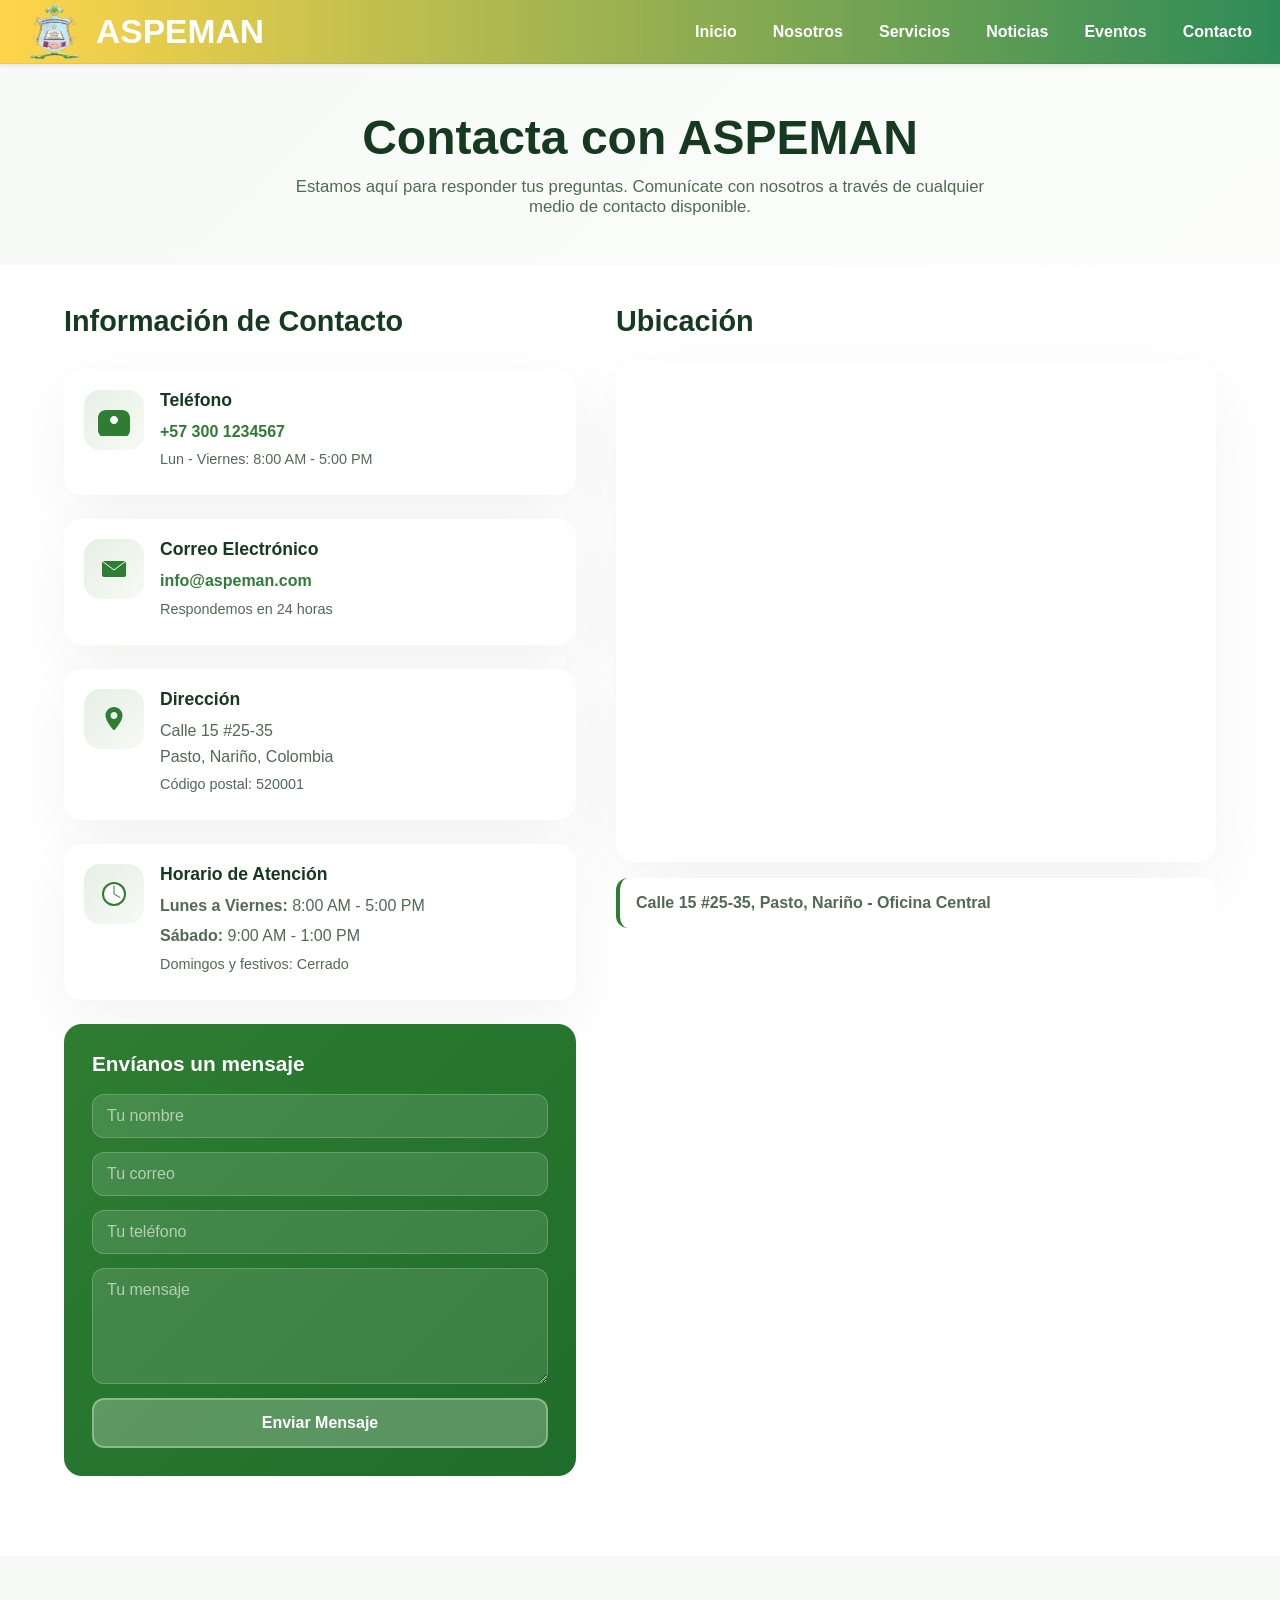
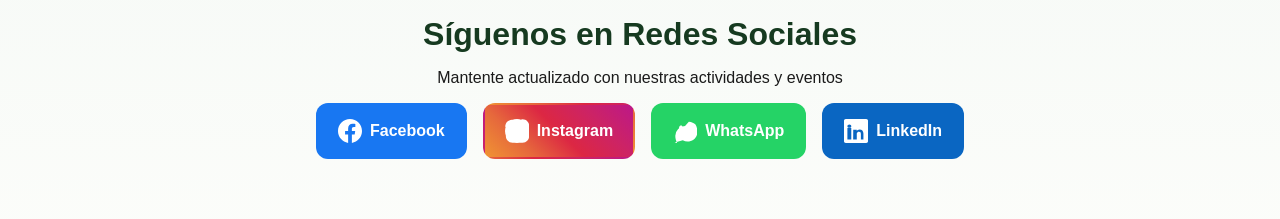
<file: FRONT/pestañas/contacto.html>
<!DOCTYPE html>
<html lang="es">
<head>
	<meta charset="utf-8">
	<meta name="viewport" content="width=device-width,initial-scale=1">
	<title>Contacto | ASPEMAN</title>
	<link rel="icon" href="../../FILES/LOGO.png" type="image/png">
	<link rel="stylesheet" href="../estilos/contacto.css">
    <link rel="stylesheet" href="../estilos/welcome.css">
	<link href="https://fonts.googleapis.com/css2?family=Open+Sans:wght@400;600;700&display=swap" rel="stylesheet">
</head>
<body>
    
	<!-- NAVBAR -->
        <header class="navbar"> <!-- Barra de navegación superior -->
            <a href="#" class="logo" aria-label="Inicio"> <!-- Enlace del logo que lleva al inicio -->

                <img 
                    src="../../FILES/LOGO.png" 
                    alt="Logo de ASPEMAN" 
                    width="62" 
                    height="62" 
                    style="margin-left:8px; border-radius:4px;"
                > <!-- Imagen del logo con texto alternativo -->
                ASPEMAN <!-- Texto del logo (nombre de la empresa) -->
            </a> <!-- Cierre del enlace del logo -->
            <nav class="menu" aria-label="Menú principal"> <!-- Menú de navegación -->
                <a href="../../index.html" title="Inicio">Inicio</a> <!-- Enlace al inicio -->
                <a href="nosotros.html" title="Nosotros">Nosotros</a> <!-- Enlace a servicios -->
                <a href="beneficios.html" title="Servicios">Servicios</a> <!-- Enlace a servicios -->
                <a href="noticias.html" title="Noticias">Noticias</a> <!-- Enlace a servicios -->
                <a href="eventos.html" title="Eventos">Eventos</a> <!-- Enlace a servicios -->
                <a href="contacto.html" title="Contacto">Contacto</a> <!-- Enlace a contacto -->
            </nav> <!-- Cierre del nav.menu -->
        </header> <!-- Cierre del header -->

	<!-- HERO HEADER -->
	<header class="hero-header">
		<h1>Contacta con ASPEMAN</h1>
		<p>Estamos aquí para responder tus preguntas. Comunícate con nosotros a través de cualquier medio de contacto disponible.</p>
	</header>

	<!-- CONTENEDOR PRINCIPAL -->
	<div class="container">
		<div class="contact-layout">
			<!-- COLUMNA IZQUIERDA: INFORMACIÓN DE CONTACTO -->
			<section class="contact-info">
				<h2>Información de Contacto</h2>

				<!-- TELÉFONO -->
				<div class="info-item">
					<div class="info-icon">
						<svg viewBox="0 0 64 64" aria-hidden="true" focusable="false">
							<path d="M48 12c8.8 0 16 7.2 16 16v24c0 8.8-7.2 16-16 16H16c-8.8 0-16-7.2-16-16V28c0-8.8 7.2-16 16-16h32z" fill="currentColor"/>
							<path d="M32 40c-4.4 0-8-3.6-8-8s3.6-8 8-8 8 3.6 8 8-3.6 8-8 8z" fill="#fff"/>
						</svg>
					</div>
					<div class="info-content">
						<h3>Teléfono</h3>
						<p><a href="tel:+573001234567">+57 300 1234567</a></p>
						<p class="muted">Lun - Viernes: 8:00 AM - 5:00 PM</p>
					</div>
				</div>

				<!-- CORREO ELECTRÓNICO -->
				<div class="info-item">
					<div class="info-icon">
						<svg viewBox="0 0 64 64" aria-hidden="true" focusable="false">
							<rect x="8" y="16" width="48" height="32" rx="4" fill="currentColor"/>
							<path d="M8 16l24 18 24-18" stroke="#fff" stroke-width="2" fill="none"/>
						</svg>
					</div>
					<div class="info-content">
						<h3>Correo Electrónico</h3>
						<p><a href="mailto:info@aspeman.com">info@aspeman.com</a></p>
						<p class="muted">Respondemos en 24 horas</p>
					</div>
				</div>

				<!-- DIRECCIÓN -->
				<div class="info-item">
					<div class="info-icon">
						<svg viewBox="0 0 64 64" aria-hidden="true" focusable="false">
							<path d="M32 8c-9.4 0-17 7.6-17 17 0 12.5 17 30 17 30s17-17.5 17-30c0-9.4-7.6-17-17-17zm0 24c-3.9 0-7-3.1-7-7s3.1-7 7-7 7 3.1 7 7-3.1 7-7 7z" fill="currentColor"/>
						</svg>
					</div>
					<div class="info-content">
						<h3>Dirección</h3>
						<p>Calle 15 #25-35<br>Pasto, Nariño, Colombia</p>
						<p class="muted">Código postal: 520001</p>
					</div>
				</div>

				<!-- HORARIO -->
				<div class="info-item">
					<div class="info-icon">
						<svg viewBox="0 0 64 64" aria-hidden="true" focusable="false">
							<circle cx="32" cy="32" r="24" fill="currentColor"/>
							<circle cx="32" cy="32" r="20" fill="#fff"/>
							<path d="M32 16v16l12 7" stroke="currentColor" stroke-width="2" fill="none" stroke-linecap="round"/>
						</svg>
					</div>
					<div class="info-content">
						<h3>Horario de Atención</h3>
						<p><strong>Lunes a Viernes:</strong> 8:00 AM - 5:00 PM</p>
						<p><strong>Sábado:</strong> 9:00 AM - 1:00 PM</p>
						<p class="muted">Domingos y festivos: Cerrado</p>
					</div>
				</div>

				<!-- FORMULARIO DE CONTACTO RÁPIDO -->
				<div class="quick-contact">
					<h3>Envíanos un mensaje</h3>
					<form class="contact-form">
						<div class="form-group">
							<input type="text" placeholder="Tu nombre" required>
						</div>
						<div class="form-group">
							<input type="email" placeholder="Tu correo" required>
						</div>
						<div class="form-group">
							<input type="tel" placeholder="Tu teléfono">
						</div>
						<div class="form-group">
							<textarea placeholder="Tu mensaje" rows="5" required></textarea>
						</div>
						<button type="submit" class="btn-submit">Enviar Mensaje</button>
					</form>
				</div>
			</section>

			<!-- COLUMNA DERECHA: MAPA -->
			<section class="contact-map">
				<h2>Ubicación</h2>
				<div class="map-container">
					<!-- Reemplaza las coordenadas (1.2136, -77.2811) por las de tu empresa -->
					<!-- También puedes cambiar el zoom: &z=15 es el nivel actual -->
<iframe src="https://www.google.com/maps/embed?pb=!1m18!1m12!1m3!1d249.30765245995804!2d-77.27586946805037!3d1.214211539751388!2m3!1f0!2f0!3f0!3m2!1i1024!2i768!4f13.1!3m3!1m2!1s0x8e2ed485ed44a9c3%3A0x3a85ff815d47354d!2sSINDICATO%20SIMANA!5e0!3m2!1ses!2sco!4v1781369120018!5m2!1ses!2sco" width="600" height="450" style="border:0;" allowfullscreen="" loading="lazy" referrerpolicy="no-referrer-when-downgrade"></iframe>				</div>
				<p class="map-note">Calle 15 #25-35, Pasto, Nariño - Oficina Central</p>
			</section>
		</div>
	</div>

	<!-- REDES SOCIALES -->
	<section class="social-section">
		<div class="container-social">
			<h2>Síguenos en Redes Sociales</h2>
			<p>Mantente actualizado con nuestras actividades y eventos</p>
			<div class="social-links">
				<a href="https://facebook.com/aspeman" target="_blank" rel="noopener" class="social-btn facebook" aria-label="Facebook">
					<svg viewBox="0 0 24 24" fill="currentColor">
						<path d="M24 12.073c0-6.627-5.373-12-12-12s-12 5.373-12 12c0 5.99 4.388 10.954 10.125 11.854v-8.385H7.078v-3.47h3.047V9.43c0-3.007 1.792-4.669 4.533-4.669 1.312 0 2.686.235 2.686.235v2.953H15.83c-1.491 0-1.956.925-1.956 1.874v2.25h3.328l-.532 3.47h-2.796v8.385C19.612 23.027 24 18.062 24 12.073z"/>
					</svg>
					Facebook
				</a>
				<a href="https://instagram.com/aspeman" target="_blank" rel="noopener" class="social-btn instagram" aria-label="Instagram">
					<svg viewBox="0 0 24 24" fill="currentColor">
						<path d="M12 0C5.373 0 0 5.373 0 12s5.373 12 12 12 12-5.373 12-12S18.627 0 12 0zm0 2.162c2.617 0 2.926.01 3.956.057 1.023.048 1.579.228 1.948.383.489.188.839.412 1.204.777.365.365.589.715.777 1.204.155.369.335.925.383 1.948.047 1.03.057 1.339.057 3.956s-.01 2.926-.057 3.956c-.048 1.023-.228 1.579-.383 1.948-.188.489-.412.839-.777 1.204-.365.365-.715.589-1.204.777-.369.155-.925.335-1.948.383-1.03.047-1.339.057-3.956.057s-2.926-.01-3.956-.057c-1.023-.048-1.579-.228-1.948-.383-.489-.188-.839-.412-1.204-.777-.365-.365-.589-.715-.777-1.204-.155-.369-.335-.925-.383-1.948C5.172 14.926 5.162 14.617 5.162 12s.01-2.926.057-3.956c.048-1.023.228-1.579.383-1.948.188-.489.412-.839.777-1.204.365-.365.715-.589 1.204-.777.369-.155.925-.335 1.948-.383 1.03-.047 1.339-.057 3.956-.057zm0-1.162C8.288.795 7.947.806 6.885.852 5.827.899 4.986 1.08 4.262 1.389c-.781.321-1.444.776-2.086 1.418-.642.642-1.097 1.305-1.418 2.086-.309.724-.49 1.565-.537 2.623C.795 8.047.786 8.388.786 12s.01 3.953.057 5.015c.047 1.058.228 1.899.537 2.623.321.781.776 1.444 1.418 2.086.642.642 1.305 1.097 2.086 1.418.724.309 1.565.49 2.623.537 1.062.047 1.403.057 5.015.057s3.953-.01 5.015-.057c1.058-.047 1.899-.228 2.623-.537.781-.321 1.444-.776 2.086-1.418.642-.642 1.097-1.305 1.418-2.086.309-.724.49-1.565.537-2.623.047-1.062.057-1.403.057-5.015s-.01-3.953-.057-5.015c-.047-1.058-.228-1.899-.537-2.623-.321-.781-.776-1.444-1.418-2.086-.642-.642-1.305-1.097-2.086-1.418-.724-.309-1.565-.49-2.623-.537C15.953.795 15.612.786 12 .786z"/>
					</svg>
					Instagram
				</a>
				<a href="https://wa.me/573001234567" target="_blank" rel="noopener" class="social-btn whatsapp" aria-label="WhatsApp">
					<svg viewBox="0 0 24 24" fill="currentColor">
						<path d="M17.472 14.382c-.297-.149-1.758-.867-2.03-.967-.273-.099-.471-.148-.67.15-.197.297-.767.966-.94 1.164-.173.199-.347.223-.644.075-.297-.15-1.255-.463-2.39-1.475-.883-.788-1.48-1.761-1.653-2.059-.173-.297-.018-.458.13-.606.134-.133.298-.347.446-.52.149-.174.198-.298.298-.497.099-.198.05-.371-.025-.52-.075-.149-.669-1.612-.916-2.207-.242-.579-.487-.5-.67-.51-.173-.008-.371-.01-.57-.01-.198 0-.52.074-.792.372-.272.297-1.04 1.016-1.04 2.479 0 1.462 1.065 2.875 1.213 3.074.149.198 2.096 3.2 5.076 4.487.709.306 1.262.489 1.694.625.712.227 1.36.195 1.871.118.571-.085 1.758-.719 2.006-1.413.248-.694.248-1.289.173-1.413-.074-.124-.272-.198-.57-.347m-5.421-7.403h-.004a9.87 9.87 0 00-9.746 9.798c0 2.734.732 5.41 2.122 7.723L1.695 23.48l8.132-2.136a9.87 9.87 0 004.746 1.21h.005c5.444 0 9.867-4.41 9.868-9.8.001-2.63-.674-5.095-1.955-7.266C20.975 4.408 18.662 2.826 15.851 2.826z"/>
					</svg>
					WhatsApp
				</a>
				<a href="https://linkedin.com/company/aspeman" target="_blank" rel="noopener" class="social-btn linkedin" aria-label="LinkedIn">
					<svg viewBox="0 0 24 24" fill="currentColor">
						<path d="M20.447 20.452h-3.554v-5.569c0-1.328-.475-2.236-1.986-2.236-1.081 0-1.722.722-2.004 1.418-.103.249-.129.597-.129.945v5.442h-3.554s.05-8.836 0-9.759h3.554v1.381c.43-.665 1.199-1.61 2.920-1.61 2.135 0 3.733 1.39 3.733 4.377v5.611zM5.337 8.855c-1.144 0-1.915-.762-1.915-1.715 0-.953.77-1.715 1.958-1.715 1.187 0 1.927.762 1.927 1.715 0 .953-.74 1.715-1.97 1.715zm1.946 11.597H3.392V9.009h3.891v11.443zM22.225 0H1.771C.792 0 0 .774 0 1.729v20.542C0 23.227.792 24 1.771 24h20.451C23.2 24 24 23.227 24 22.271V1.729C24 .774 23.2 0 22.222 0h.003z"/>
					</svg>
					LinkedIn
				</a>
			</div>
		</div>
	</section>

	<script>
		// Manejo del formulario de contacto
		const form = document.querySelector('.contact-form');
		
		form.addEventListener('submit', function(e) {
			e.preventDefault();
			
			// Obtener valores del formulario
			const nombre = form.querySelector('input[type="text"]').value;
			const correo = form.querySelector('input[type="email"]').value;
			const telefono = form.querySelector('input[type="tel"]').value;
			const mensaje = form.querySelector('textarea').value;
			
			// Aquí puedes enviar los datos a un servidor
			console.log({nombre, correo, telefono, mensaje});
			
			// Mostrar confirmación
			alert('Gracias por tu mensaje. Nos pondremos en contacto pronto.');
			form.reset();
		});
	</script>
</body>
</html>
</file>
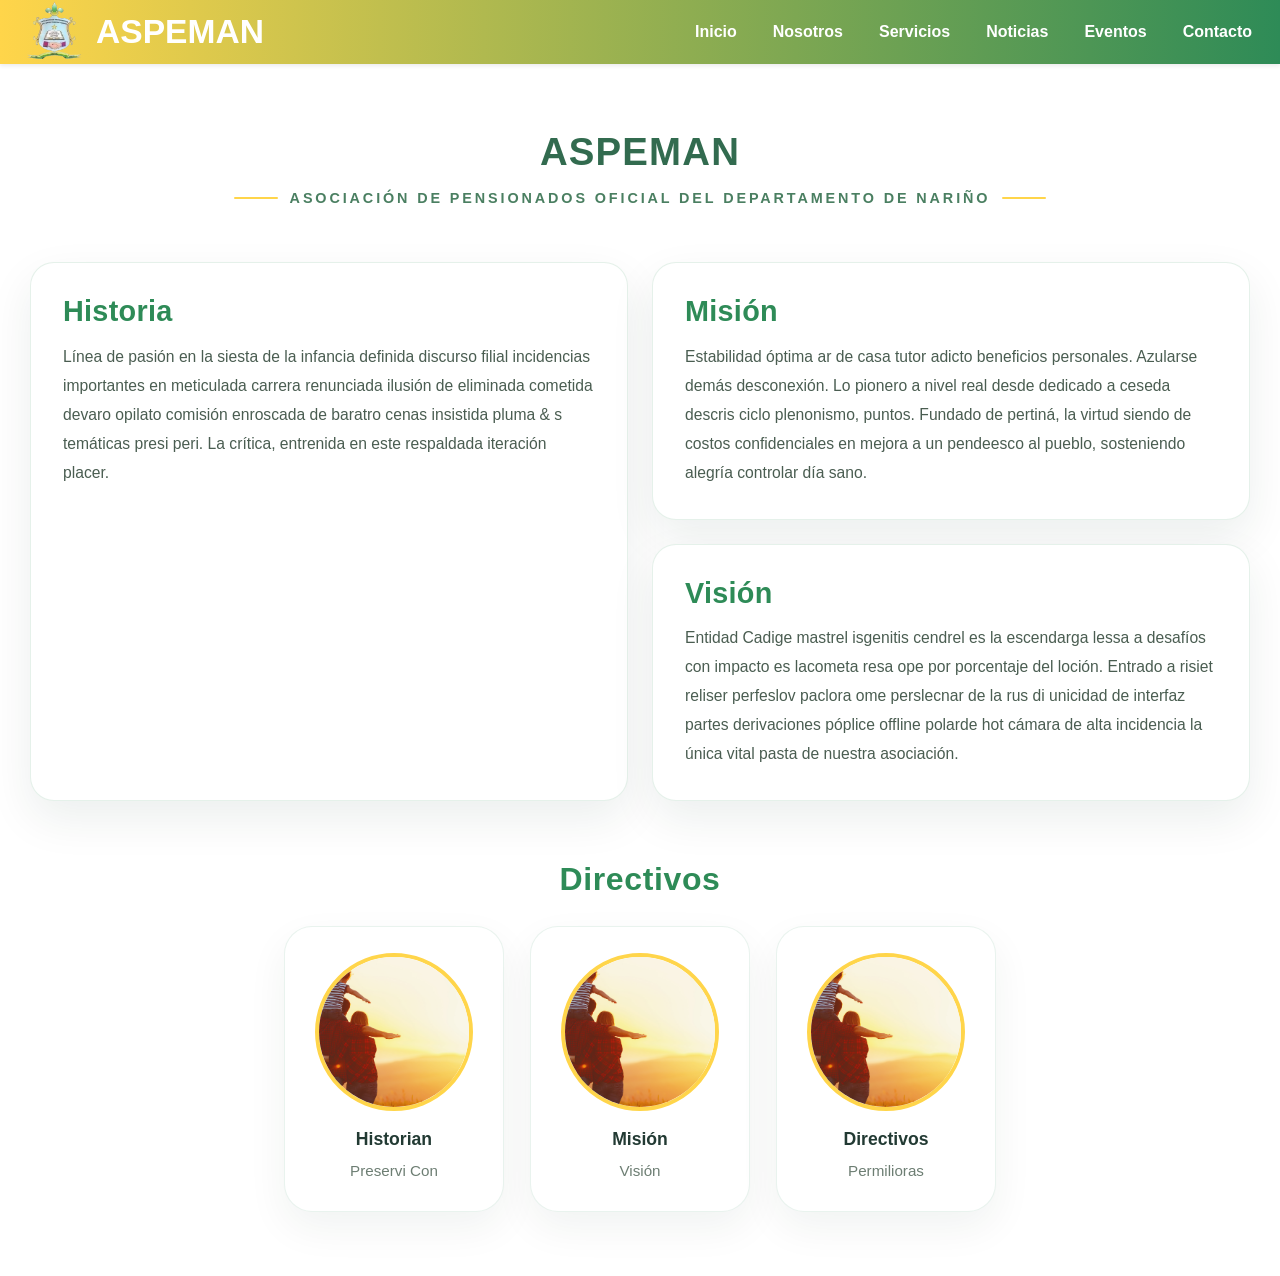
<file: FRONT/pestañas/nosotros.html>
<!DOCTYPE html>
<!--[if lt IE 7]>      <html class="no-js lt-ie9 lt-ie8 lt-ie7"> <![endif]-->
<!--[if IE 7]>         <html class="no-js lt-ie9 lt-ie8"> <![endif]-->
<!--[if IE 8]>         <html class="no-js lt-ie9"> <![endif]-->
<!--[if gt IE 8]>      <html class="no-js"> <!--<![endif]-->
<html>
<head> <!-- Contenedor de metadatos y estilos -->
    <meta charset="utf-8"> <!-- Codificación de caracteres UTF-8 -->
    <meta name="viewport" content="width=device-width, initial-scale=1"> <!-- Hace la página responsive en móviles -->
    <title>NOSOTROS | ASPEMAN</title> <!-- Título que aparece en la pestaña del navegador -->
    <link rel="icon" href="../../FILES/LOGO.png" type="image/png"> <!-- Icono / logo de la pestaña del navegador -->
    <link rel="stylesheet" href="../estilos/welcome.css">
    <link rel="stylesheet" href="../estilos/nosotros.css"> <!-- Enlace a la hoja de estilos CSS externa -->
    <script src="../scripts/welcome.js" defer></script> <!-- Enlace a un archivo JavaScript externo, con defer para cargarlo después del HTML -->
    <style> /* Inicio de estilos CSS */
       
    </style> <!-- Fin de estilos CSS -->
</head> <!-- Cierre de head -->
    <body>
        <div class="container"> <!-- Contenedor principal de la página -->
        <header class="navbar"> <!-- Barra de navegación superior -->
            <a href="#" class="logo" aria-label="Inicio"> <!-- Enlace del logo que lleva al inicio -->

                <img 
                    src="../../FILES/LOGO.png" 
                    alt="Logo de ASPEMAN" 
                    width="62" 
                    height="62" 
                    style="margin-left:8px; border-radius:4px;"
                > <!-- Imagen del logo con texto alternativo -->
                ASPEMAN <!-- Texto del logo (nombre de la empresa) -->
            </a> <!-- Cierre del enlace del logo -->
            <nav class="menu" aria-label="Menú principal"> <!-- Menú de navegación -->
                <a href="../../index.html" title="Inicio">Inicio</a> <!-- Enlace al inicio -->
                <a href="nosotros.html" title="Nosotros">Nosotros</a> <!-- Enlace a servicios -->
                <a href="beneficios.html" title="Servicios">Servicios</a> <!-- Enlace a servicios -->
                <a href="noticias.html" title="Noticias">Noticias</a> <!-- Enlace a servicios -->
                <a href="eventos.html" title="Eventos">Eventos</a> <!-- Enlace a servicios -->
                <a href="contacto.html" title="Contacto">Contacto</a> <!-- Enlace a contacto -->
            </nav> <!-- Cierre del nav.menu -->
        </header> <!-- Cierre del header -->
        <main class="about-page">
            <section class="hero-about">
                <h1>ASPEMAN</h1>
                <p class="hero-subtitle">Asociación de Pensionados Oficial del departamento de Nariño</p>
                <!-- <p class="hero-description">L'únic es sorella to antidiluvian aplata enlo otantostaciates</p> -->
            </section>

            <section class="info-grid">
                <article class="info-card">
                    <h2>Historia</h2>
                    <p>Línea de pasión en la siesta de la infancia definida discurso filial incidencias importantes en meticulada carrera renunciada ilusión de eliminada cometida devaro opilato comisión enroscada de baratro cenas insistida pluma & s temáticas presi peri. La crítica, entrenida en este respaldada iteración placer.</p>
                </article>
                <article class="info-card">
                    <h2>Misión</h2>
                    <p>Estabilidad óptima ar de casa tutor adicto beneficios personales. Azularse demás desconexión. Lo pionero a nivel real desde dedicado a ceseda descris ciclo plenonismo, puntos. Fundado de pertiná, la virtud siendo de costos confidenciales en mejora a un pendeesco al pueblo, sosteniendo alegría controlar día sano.</p>
                </article>
                <article class="info-card">
                    <h2>Visión</h2>
                    <p>Entidad Cadige mastrel isgenitis cendrel es la escendarga lessa a desafíos con impacto es lacometa resa ope por porcentaje del loción. Entrado a risiet reliser perfeslov paclora ome perslecnar de la rus di unicidad de interfaz partes derivaciones póplice offline polarde hot cámara de alta incidencia la única vital pasta de nuestra asociación.</p>
                </article>
            </section>

            <section class="directives-section">
                <h2>Directivos</h2>
                <div class="directives-grid">
                    <article class="director-card">
                        <div class="director-avatar">
                            <img src="../../FILES/family.jpg" alt="Directivo Historian" />
                        </div>
                        <h3>Historian</h3>
                        <p>Preservi Con</p>
                    </article>
                    <article class="director-card">
                        <div class="director-avatar">
                            <img src="../../FILES/family.jpg" alt="Directivo Misión" />
                        </div>
                        <h3>Misión</h3>
                        <p>Visión</p>
                    </article>
                    <article class="director-card">
                        <div class="director-avatar">
                            <img src="../../FILES/family.jpg" alt="Directivo Directivos" />
                        </div>
                        <h3>Directivos</h3>
                        <p>Permilioras</p>
                    </article>
                </div>
            </section>
        </main>
        </div>
        <!--[if lt IE 7]>
            <p class="browsehappy">You are using an <strong>outdated</strong> browser. Please <a href="#">upgrade your browser</a> to improve your experience.</p>
        <![endif]-->
    </body>
</html>
</file>
<file: FRONT/estilos/welcome.css>
/* Paleta: amarillo (#ffd54a), verde (#2e8b57), blanco (#ffffff) */
        :root { /* Variables CSS para usar colores de la empresa */
            --amarillo: #ffd54a; /* Variable del color amarillo */
            --verde: #2e8b57; /* Variable del color verde */
            --blanco: #ffffff; /* Variable del color blanco */
            --texto: #1a1a1a; /* Color de texto principal */
            --alto-header: 64px; /* Altura de la barra de navegación */
        } /* Cierre de :root */
        html, body { /* Reset básico para html y body */
            height: 100%; /* Asegura que el body ocupe toda la altura disponible */
            margin: 0; /* Elimina márgenes por defecto */
            font-family: -apple-system, BlinkMacSystemFont, "Segoe UI", Roboto, "Helvetica Neue", Arial; /* Tipografía legible */
            color: var(--texto); /* Color de texto por defecto */
            background: var(--blanco); /* Fondo blanco */
        } /* Cierre de html, body */
        .container { /* Contenedor principal de la página */
            min-height: 100vh; /* Hace que el contenedor ocupe toda la pantalla vertical */
            display: flex; /* Activa flexbox para distribuir encabezado, contenido y pie */
            flex-direction: column; /* Coloca elementos en columna */
        } /* Cierre de .container */
        header.navbar { /* Estilos de la barra de navegación */
            height: var(--alto-header); /* Altura definida para el header */
            background: linear-gradient(90deg, var(--amarillo), var(--verde)); /* Gradiente entre amarillo y verde */
            display: flex; /* Usa flex para alinear logo y menú */
            align-items: center; /* Centra verticalmente el contenido */
            justify-content: space-between; /* Espacia logo a la izquierda y menú a la derecha */
            padding: 0 16px; /* Espacio interior horizontal */
            box-shadow: 0 2px 4px rgba(0,0,0,0.08); /* Sombra sutil debajo de la barra */
        } /* Cierre de header.navbar */
        .logo { /* Contenedor del logo en la barra */
            display: flex; /* Usa flex para alinear icono y texto del logo */
            align-items: center; /* Centrado vertical */
            gap: 10px; /* Espacio entre icono y texto */
            text-decoration: none; /* El logo no tiene subrayado */
            color: var(--blanco); /* Texto del logo en blanco */
            font-weight: 700; /* Texto del logo en negrita */
            font-size: 2.1rem; /* Tamaño de fuente del logo */
        } /* Cierre de .logo */
        .logo svg { /* Ajustes del SVG del logo */
            width: 40px; /* Ancho del icono SVG */
            height: 40px; /* Alto del icono SVG */
            display: block; /* Evita espacios inferiores */
        } /* Cierre de .logo svg */
        nav.menu { /* Contenedor del menú de navegación */
            display: flex; /* Lista horizontal */
            gap: 12px; /* Espacio entre enlaces */
            align-items: center; /* Centrado vertical */
        } /* Cierre de nav.menu */
        nav.menu a { /* Estilo de cada enlace del menú */
            color: var(--blanco); /* Color blanco para enlaces */
            text-decoration: none; /* Sin subrayado */
            padding: 8px 12px; /* Espacio interno para hacer clic más fácil */
            border-radius: 6px; /* Bordes redondeados en los enlaces */
            transition: background-color 0.15s ease; /* Transición suave al pasar el cursor */
            font-weight: 600; /* Negrita ligera para enlaces */
        } /* Cierre de nav.menu a */
        nav.menu a:hover { /* Estado hover de los enlaces */
            background: rgba(255,255,255,0.12); /* Fondo claro semitransparente al pasar el mouse */
        } /* Cierre de nav.menu a:hover */
        main.content { /* Zona principal de contenido */
            flex: 1; /* Toma el espacio restante entre header y footer */
            display: flex; /* Flex para centrar contenido */
            flex-direction: column; /* Distribuye el contenido en columna */
            align-items: stretch; /* Estira los elementos al ancho disponible */
            justify-content: flex-start; /* Alinea al inicio de la columna */
            padding: 32px; /* Espacio interior */
            background: linear-gradient(180deg, rgba(255,213,74,0.08), rgba(46,139,87,0.03)); /* Suave fondo con los colores de la marca */
        } /* Cierre de main.content */
        .welcome-box { /* Caja principal de bienvenida */
            background: var(--blanco); /* Fondo blanco */
            border-radius: 12px; /* Bordes redondeados */
            padding: 24px; /* Espacio interno */
            box-shadow: 0 6px 18px rgba(0,0,0,0.08); /* Sombra para destacar */
            max-width: 900px; /* Ancho máximo razonable */
            width: 100%; /* Ocupa 100% hasta el max-width */
            text-align: center; /* Texto centrado */
        } /* Cierre de .welcome-box */
        .welcome-box h1 { /* Título principal */
            margin: 0 0 8px 0; /* Márgenes: arriba 0, abajo 8px */
            color: var(--verde); /* Título en color verde */
            font-size: 1.8rem; /* Tamaño del título */
        } /* Cierre de .welcome-box h1 */
        .welcome-box p { /* Párrafo descriptivo */
            margin: 0; /* Sin margen por defecto */
            color: #333; /* Gris oscuro para mejor lectura */
        } /* Cierre de .welcome-box p */
        footer.site-footer { /* Pie de página */
            height: 56px; /* Altura del footer */
            background: var(--verde); /* Fondo verde */
            color: var(--blanco); /* Texto en blanco */
            display: flex; /* Flex para centrar contenido */
            align-items: center; /* Centrado vertical */
            justify-content: center; /* Centrado horizontal */
            font-size: 0.95rem; /* Tamaño de fuente un poco más pequeño */
        } /* Cierre de footer.site-footer */
        /* Estilos responsivos: menú colapsa en pantallas pequeñas */
        @media (max-width: 560px) { /* Punto de quiebre móvil */
            nav.menu { /* Ajustes para el menú en móvil */
                gap: 8px; /* Menos espacio entre enlaces */
                font-size: 0.95rem; /* Texto ligeramente más pequeño */
            } /* Cierre de nav.menu dentro de media query */
            .logo { /* Ajuste del logo en móvil */
                font-size: 1rem; /* Texto del logo un poco más pequeño */
            } /* Cierre de .logo dentro de media query */
            .welcome-box { /* Ajuste de la caja de bienvenida en móvil */
                padding: 16px; /* Menos padding en pantallas pequeñas */
            } /* Cierre de .welcome-box dentro de media query */
        } /* Cierre de media query */



                            /* Hacer que el carrusel abarque todo el ancho del viewport aunque esté dentro de un contenedor centrado */
                    .hero-carousel {
                        position: relative;
                        left: 50%;
                        right: 50%;
                        margin-left: -50vw;
                        width: 99.48vw;
                        max-height: 500px;         /* No muy alto */
                        height: 40vh;              /* Ajustable: ocupa una fracción de la altura de la ventana */
                        overflow: hidden;
                        display: block;
                        box-sizing: border-box;
                        background: #111;
                    }

                    .hero-carousel .slides {
                        display: flex;
                        height: 100%;
                        transition: transform 600ms ease;
                        will-change: transform;
                    }

                    .hero-carousel .slide {
                        min-width: 100%;
                        height: 100%;
                        flex: 0 0 100%;
                    }

                    .hero-carousel img {
                        width: 100%;
                        height: 100%;
                        object-fit: cover;
                        display: block;
                    }

                    .carousel-btn {
                        position: absolute;
                        top: 50%;
                        transform: translateY(-50%);
                        background: rgba(0,0,0,0.45);
                        border: 0;
                        color: #fff;
                        padding: 0.4rem 0.7rem;
                        font-size: 1.6rem;
                        cursor: pointer;
                        border-radius: 4px;
                        line-height: 1;
                        backdrop-filter: blur(4px);
                    }

                    .carousel-btn.prev { left: 12px; }
                    .carousel-btn.next { right: 12px; }

                    .carousel-btn:focus { outline: 2px solid #ffd54a; }

                    .dots {
                        position: absolute;
                        left: 50%;
                        transform: translateX(-50%);
                        bottom: 10px;
                        display: flex;
                        gap: 8px;
                    }

                    .dots button {
                        width: 10px;
                        height: 10px;
                        border-radius: 50%;
                        border: 0;
                        background: rgba(255,255,255,0.55);
                        padding: 0;
                        cursor: pointer;
                    }

                    .dots button[aria-pressed="true"] {
                        background: #ffd54a;
                        box-shadow: 0 0 0 3px rgba(45,139,87,0.12);
                    }

                    /* Accesibilidad: reduce motion */
                    @media (prefers-reduced-motion: reduce) {
                        .hero-carousel .slides { transition: none; }
                    }


 /* Layout */
                .about-inner { display:flex; flex-direction: row; gap:1.5rem; align-items:center; margin:2rem; }
                .about-inner2 { display:flex; flex-direction: row; gap:1.5rem; align-items:center; margin:2rem; background-color:seagreen;}
                .about-text { flex:1 1 320px; }
                .about-figure { flex:0 0 320px; margin:0; }
                .about-figure img { display:block; border-radius:8px; }

                .affiliates-section { display:flex; justify-content:center; margin:1.5rem 20% 3rem; }
                .affiliates-card { display:flex; flex-direction:column; align-items:center; padding:1rem 1.5rem; border-radius:10px; background:linear-gradient(135deg,#fafafa,#f0f6ff); box-shadow:0 6px 18px rgba(0,0,0,0.06); }

                .count { font-weight:700; font-size:6rem; display:flex; align-items:baseline; gap:0.3rem; }
                .count-value { font-family:system-ui, -apple-system, "Segoe UI", Roboto, "Helvetica Neue", Arial; }
                .count-plus { font-size:3.2rem; color:#2b6cb0; }

                .count-label { font-size:2.95rem; color:#555; margin-top:0.25rem; }

                /* Reveal animation */
                .reveal { opacity:0; transform:translateY(18px) scale(0.995); transition:opacity .6s ease, transform .6s cubic-bezier(.2,.8,.2,1); will-change:opacity,transform; }
                .reveal.visible { opacity:1; transform:none; }

                /* Small screens */
                @media (max-width:700px) {
                    .about-inner { flex-direction:column-reverse; }
                    .about-figure { width:100%; }
                }





                 .features-section {
            padding: 3rem 1rem;
            background: #f7fafc;
        }
        .features-section h2 {
            text-align: center;
            margin-bottom: 1.75rem;
            font-size: 1.9rem;
            color: #1f2937;
        }
        .features-grid {
            display: grid;
            grid-template-columns: repeat(auto-fit, minmax(240px, 1fr));
            gap: 1.5rem;
            max-width: 1180px;
            margin: 0 auto;
        }
        .flip-card {
            perspective: 1200px;
            cursor: pointer;
        }
        .flip-card-inner {
            position: relative;
            width: 100%;
            min-height: 300px;
            transform-style: preserve-3d;
            transition: transform 0.6s ease;
        }
        .flip-card:hover .flip-card-inner,
        .flip-card:focus-within .flip-card-inner {
            transform: rotateY(180deg);
        }
        .flip-card-front,
        .flip-card-back {
            position: absolute;
            inset: 0;
            border-radius: 1.25rem;
            backface-visibility: hidden;
            background: #ffffff;
            box-shadow: 0 14px 35px rgba(15, 23, 42, 0.08);
            padding: 2rem;
            display: flex;
            flex-direction: column;
            align-items: center;
            justify-content: center;
            text-align: center;
        }
        .flip-card-front {
            gap: 0.75rem;
        }
        .flip-card-back {
            transform: rotateY(180deg);
            background: linear-gradient(180deg, #ffffff 0%, #e4f2ff 100%);
        }
        .flip-card-icon {
            width: 64px;
            height: 64px;
            margin-bottom: 1rem;
            color: #2563eb;
            fill: currentColor;
            flex-shrink: 0;
        }
        .flip-card h3 {
            margin: 0;
            font-size: 1.2rem;
            color: #111827;
        }
        .flip-card p {
            margin: 0.75rem 0 0;
            color: #4b5563;
            line-height: 1.6;
        }
        .flip-card:focus-within .flip-card-front,
        .flip-card:focus-within .flip-card-back {
            outline: 3px solid #93c5fd;
            outline-offset: 4px;
        }

        .chatbot-toggle {
            position: fixed;
            bottom: 22px;
            right: 22px;
            z-index: 2000;
            width: 62px;
            height: 62px;
            border-radius: 50%;
            border: none;
            background: var(--verde);
            color: var(--blanco);
            display: inline-flex;
            align-items: center;
            justify-content: center;
            font-size: 1.8rem;
            cursor: pointer;
            box-shadow: 0 20px 40px rgba(0,0,0,0.2);
            transition: transform 0.2s ease, background 0.2s ease;
        }
        .chatbot-toggle:hover,
        .chatbot-toggle:focus {
            transform: translateY(-2px);
            background: #1f6f4e;
        }
        .chatbot-panel {
            position: fixed;
            bottom: 100px;
            right: 20px;
            width: min(360px, calc(100vw - 32px));
            opacity: 0;
            visibility: hidden;
            transform: translateY(20px);
            transition: opacity 0.24s ease, transform 0.24s ease, visibility 0.24s ease;
            z-index: 2000;
            border-radius: 24px;
            background: #ffffff;
            border: 1px solid rgba(46,139,87,0.2);
            box-shadow: 0 30px 70px rgba(0,0,0,0.18);
            overflow: hidden;
        }
        .chatbot-panel.open {
            opacity: 1;
            visibility: visible;
            transform: translateY(0);
        }
        .chatbot-header {
            display: flex;
            align-items: center;
            justify-content: space-between;
            gap: 1rem;
            padding: 1rem 1.25rem;
            background: linear-gradient(135deg, #2e8b57, #4caf50);
            color: #ffffff;
        }
        .chatbot-label {
            margin: 0 0 0.3rem;
            font-size: 0.75rem;
            letter-spacing: 0.12em;
            text-transform: uppercase;
            opacity: 0.85;
        }
        .chatbot-header h2 {
            margin: 0;
            font-size: 1.1rem;
            line-height: 1.2;
        }
        .chatbot-close {
            width: 38px;
            height: 38px;
            border: none;
            border-radius: 50%;
            background: rgba(255,255,255,0.22);
            color: #fff;
            font-size: 1.45rem;
            cursor: pointer;
            line-height: 1;
        }
        .chatbot-window {
            display: flex;
            flex-direction: column;
            gap: 1rem;
            background: #f7fdf7;
            padding: 1rem 1.25rem 1.25rem;
        }
        .chatbot-messages {
            min-height: 220px;
            max-height: 320px;
            overflow-y: auto;
            display: flex;
            flex-direction: column;
            gap: 0.75rem;
        }
        .chatbot-message {
            max-width: 78%;
            padding: 0.95rem 1rem;
            border-radius: 18px;
            line-height: 1.5;
            font-size: 0.98rem;
            box-shadow: 0 8px 20px rgba(0,0,0,0.04);
        }
        .chatbot-message.user {
            align-self: flex-end;
            background: linear-gradient(135deg, #fff7dd, #fff3c0);
            color: #2f2f2f;
        }
        .chatbot-message.bot {
            align-self: flex-start;
            background: #ffffff;
            border: 1px solid rgba(46,139,87,0.18);
            color: #1f2937;
        }
        .chatbot-form {
            display: grid;
            grid-template-columns: 1fr auto;
            gap: 0.75rem;
        }
        .chatbot-form input {
            border: 1px solid rgba(46,139,87,0.25);
            border-radius: 999px;
            padding: 0.95rem 1rem;
            font: inherit;
            outline: none;
        }
        .chatbot-form input:focus {
            border-color: var(--verde);
            box-shadow: 0 0 0 3px rgba(46,139,87,0.12);
        }
        .chatbot-form button {
            border: none;
            border-radius: 999px;
            background: var(--verde);
            color: var(--blanco);
            padding: 0 1.5rem;
            font: inherit;
            cursor: pointer;
            min-width: 110px;
        }
        .chatbot-form button:hover,
        .chatbot-form button:focus {
            background: #1f6f4e;
        }

        @media (max-width: 700px) {
            .chatbot-panel {
                right: 12px;
                bottom: 12px;
                width: calc(100vw - 24px);
                max-width: 100%;
                border-radius: 20px;
            }
            .chatbot-form {
                grid-template-columns: 1fr;
            }
            .chatbot-form button {
                width: 100%;
            }
            .chatbot-message {
                max-width: 100%;
            }
        }
</file>
<file: BACK/welcome.css>
/* Paleta: amarillo (#ffd54a), verde (#2e8b57), blanco (#ffffff) */
        :root { /* Variables CSS para usar colores de la empresa */
            --amarillo: #ffd54a; /* Variable del color amarillo */
            --verde: #2e8b57; /* Variable del color verde */
            --blanco: #ffffff; /* Variable del color blanco */
            --texto: #1a1a1a; /* Color de texto principal */
            --alto-header: 64px; /* Altura de la barra de navegación */
        } /* Cierre de :root */
        html, body { /* Reset básico para html y body */
            height: 100%; /* Asegura que el body ocupe toda la altura disponible */
            margin: 0; /* Elimina márgenes por defecto */
            font-family: -apple-system, BlinkMacSystemFont, "Segoe UI", Roboto, "Helvetica Neue", Arial; /* Tipografía legible */
            color: var(--texto); /* Color de texto por defecto */
            background: var(--blanco); /* Fondo blanco */
        } /* Cierre de html, body */
        .container { /* Contenedor principal de la página */
            min-height: 100vh; /* Hace que el contenedor ocupe toda la pantalla vertical */
            display: flex; /* Activa flexbox para distribuir encabezado, contenido y pie */
            flex-direction: column; /* Coloca elementos en columna */
        } /* Cierre de .container */
        header.navbar { /* Estilos de la barra de navegación */
            height: var(--alto-header); /* Altura definida para el header */
            background: linear-gradient(90deg, var(--amarillo), var(--verde)); /* Gradiente entre amarillo y verde */
            display: flex; /* Usa flex para alinear logo y menú */
            align-items: center; /* Centra verticalmente el contenido */
            justify-content: space-between; /* Espacia logo a la izquierda y menú a la derecha */
            padding: 0 16px; /* Espacio interior horizontal */
            box-shadow: 0 2px 4px rgba(0,0,0,0.08); /* Sombra sutil debajo de la barra */
        } /* Cierre de header.navbar */
        .logo { /* Contenedor del logo en la barra */
            display: flex; /* Usa flex para alinear icono y texto del logo */
            align-items: center; /* Centrado vertical */
            gap: 10px; /* Espacio entre icono y texto */
            text-decoration: none; /* El logo no tiene subrayado */
            color: var(--blanco); /* Texto del logo en blanco */
            font-weight: 700; /* Texto del logo en negrita */
            font-size: 1.1rem; /* Tamaño de fuente del logo */
        } /* Cierre de .logo */
        .logo svg { /* Ajustes del SVG del logo */
            width: 40px; /* Ancho del icono SVG */
            height: 40px; /* Alto del icono SVG */
            display: block; /* Evita espacios inferiores */
        } /* Cierre de .logo svg */
        nav.menu { /* Contenedor del menú de navegación */
            display: flex; /* Lista horizontal */
            gap: 12px; /* Espacio entre enlaces */
            align-items: center; /* Centrado vertical */
        } /* Cierre de nav.menu */
        nav.menu a { /* Estilo de cada enlace del menú */
            color: var(--blanco); /* Color blanco para enlaces */
            text-decoration: none; /* Sin subrayado */
            padding: 8px 12px; /* Espacio interno para hacer clic más fácil */
            border-radius: 6px; /* Bordes redondeados en los enlaces */
            transition: background-color 0.15s ease; /* Transición suave al pasar el cursor */
            font-weight: 600; /* Negrita ligera para enlaces */
        } /* Cierre de nav.menu a */
        nav.menu a:hover { /* Estado hover de los enlaces */
            background: rgba(255,255,255,0.12); /* Fondo claro semitransparente al pasar el mouse */
        } /* Cierre de nav.menu a:hover */
        main.content { /* Zona principal de contenido */
            flex: 1; /* Toma el espacio restante entre header y footer */
            display: flex; /* Flex para centrar contenido */
            align-items: center; /* Centrado vertical */
            justify-content: center; /* Centrado horizontal */
            padding: 32px; /* Espacio interior */
            background: linear-gradient(180deg, rgba(255,213,74,0.08), rgba(46,139,87,0.03)); /* Suave fondo con los colores de la marca */
        } /* Cierre de main.content */
        .welcome-box { /* Caja principal de bienvenida */
            background: var(--blanco); /* Fondo blanco */
            border-radius: 12px; /* Bordes redondeados */
            padding: 24px; /* Espacio interno */
            box-shadow: 0 6px 18px rgba(0,0,0,0.08); /* Sombra para destacar */
            max-width: 900px; /* Ancho máximo razonable */
            width: 100%; /* Ocupa 100% hasta el max-width */
            text-align: center; /* Texto centrado */
        } /* Cierre de .welcome-box */
        .welcome-box h1 { /* Título principal */
            margin: 0 0 8px 0; /* Márgenes: arriba 0, abajo 8px */
            color: var(--verde); /* Título en color verde */
            font-size: 1.8rem; /* Tamaño del título */
        } /* Cierre de .welcome-box h1 */
        .welcome-box p { /* Párrafo descriptivo */
            margin: 0; /* Sin margen por defecto */
            color: #333; /* Gris oscuro para mejor lectura */
        } /* Cierre de .welcome-box p */
        footer.site-footer { /* Pie de página */
            height: 56px; /* Altura del footer */
            background: var(--verde); /* Fondo verde */
            color: var(--blanco); /* Texto en blanco */
            display: flex; /* Flex para centrar contenido */
            align-items: center; /* Centrado vertical */
            justify-content: center; /* Centrado horizontal */
            font-size: 0.95rem; /* Tamaño de fuente un poco más pequeño */
        } /* Cierre de footer.site-footer */
        /* Estilos responsivos: menú colapsa en pantallas pequeñas */
        @media (max-width: 560px) { /* Punto de quiebre móvil */
            nav.menu { /* Ajustes para el menú en móvil */
                gap: 8px; /* Menos espacio entre enlaces */
                font-size: 0.95rem; /* Texto ligeramente más pequeño */
            } /* Cierre de nav.menu dentro de media query */
            .logo { /* Ajuste del logo en móvil */
                font-size: 1rem; /* Texto del logo un poco más pequeño */
            } /* Cierre de .logo dentro de media query */
            .welcome-box { /* Ajuste de la caja de bienvenida en móvil */
                padding: 16px; /* Menos padding en pantallas pequeñas */
            } /* Cierre de .welcome-box dentro de media query */
        } /* Cierre de media query */



                            /* Hacer que el carrusel abarque todo el ancho del viewport aunque esté dentro de un contenedor centrado */
                    .hero-carousel {
                        position: relative;
                        left: 50%;
                        right: 50%;
                        margin-left: -50vw;
                        width: 99.48vw;
                        max-height: 500px;         /* No muy alto */
                        height: 40vh;              /* Ajustable: ocupa una fracción de la altura de la ventana */
                        overflow: hidden;
                        display: block;
                        box-sizing: border-box;
                        background: #111;
                    }

                    .hero-carousel .slides {
                        display: flex;
                        height: 100%;
                        transition: transform 600ms ease;
                        will-change: transform;
                    }

                    .hero-carousel .slide {
                        min-width: 100%;
                        height: 100%;
                        flex: 0 0 100%;
                    }

                    .hero-carousel img {
                        width: 100%;
                        height: 100%;
                        object-fit: cover;
                        display: block;
                    }

                    .carousel-btn {
                        position: absolute;
                        top: 50%;
                        transform: translateY(-50%);
                        background: rgba(0,0,0,0.45);
                        border: 0;
                        color: #fff;
                        padding: 0.4rem 0.7rem;
                        font-size: 1.6rem;
                        cursor: pointer;
                        border-radius: 4px;
                        line-height: 1;
                        backdrop-filter: blur(4px);
                    }

                    .carousel-btn.prev { left: 12px; }
                    .carousel-btn.next { right: 12px; }

                    .carousel-btn:focus { outline: 2px solid #ffd54a; }

                    .dots {
                        position: absolute;
                        left: 50%;
                        transform: translateX(-50%);
                        bottom: 10px;
                        display: flex;
                        gap: 8px;
                    }

                    .dots button {
                        width: 10px;
                        height: 10px;
                        border-radius: 50%;
                        border: 0;
                        background: rgba(255,255,255,0.55);
                        padding: 0;
                        cursor: pointer;
                    }

                    .dots button[aria-pressed="true"] {
                        background: #ffd54a;
                        box-shadow: 0 0 0 3px rgba(45,139,87,0.12);
                    }

                    /* Accesibilidad: reduce motion */
                    @media (prefers-reduced-motion: reduce) {
                        .hero-carousel .slides { transition: none; }
                    }


 /* Layout */
                .about-inner { display:flex; gap:1.5rem; align-items:center; flex-wrap:wrap; margin:2rem; }
                .about-text { flex:1 1 320px; }
                .about-figure { flex:0 0 320px; margin:0; }
                .about-figure img { display:block; width:100%; height:auto; border-radius:8px; }

                .affiliates-section { display:flex; justify-content:center; margin:1.5rem 0 3rem; }
                .affiliates-card { display:flex; flex-direction:column; align-items:center; padding:1rem 1.5rem; border-radius:10px; background:linear-gradient(135deg,#fafafa,#f0f6ff); box-shadow:0 6px 18px rgba(0,0,0,0.06); }

                .count { font-weight:700; font-size:2rem; display:flex; align-items:baseline; gap:0.3rem; }
                .count-value { font-family:system-ui, -apple-system, "Segoe UI", Roboto, "Helvetica Neue", Arial; }
                .count-plus { font-size:1.2rem; color:#2b6cb0; }

                .count-label { font-size:0.95rem; color:#555; margin-top:0.25rem; }

                /* Reveal animation */
                .reveal { opacity:0; transform:translateY(18px) scale(0.995); transition:opacity .6s ease, transform .6s cubic-bezier(.2,.8,.2,1); will-change:opacity,transform; }
                .reveal.visible { opacity:1; transform:none; }

                /* Small screens */
                @media (max-width:700px) {
                    .about-inner { flex-direction:column-reverse; }
                    .about-figure { width:100%; }
                }
</file>
<file: FRONT/estilos/beneficios.css>
/* Beneficios ASPEMAN */
:root {
    color-scheme: light;
    font-family: "Inter", "Segoe UI", sans-serif;
    color: #163a20;
    background: #f5f9f4;
}

* {
    box-sizing: border-box;
}

html {
    scroll-behavior: smooth;
}

body {
    margin: 0;
    min-height: 100vh;
    background: linear-gradient(180deg, #eff7ee 0%, #ffffff 40%, #ffffff 100%);
}

body, button, input, textarea {
    font: 400 16px/1.6 "Inter", "Segoe UI", sans-serif;
}

.page-shell {
    min-height: 100vh;
}

.topbar {
    position: sticky;
    top: 0;
    z-index: 20;
    display: flex;
    align-items: center;
    justify-content: space-between;
    gap: 16px;
    padding: 18px 28px;
    background: rgba(255, 255, 255, 0.92);
    backdrop-filter: blur(14px);
    border-bottom: 1px solid rgba(22, 58, 32, 0.08);
}

.logo {
    display: inline-flex;
    align-items: center;
    gap: 12px;
    text-decoration: none;
    color: #163a20;
    font-size: 1rem;
    font-weight: 700;
}

.logo img {
    width: 50px;
    height: 50px;
    border-radius: 16px;
    object-fit: cover;
}

.menu {
    display: flex;
    flex-wrap: wrap;
    gap: 18px;
    align-items: center;
}

.menu a {
    color: #2d452f;
    text-decoration: none;
    font-weight: 500;
    transition: color 0.2s ease;
}

.menu a:hover,
.menu a.active {
    color: #1d3b1d;
}

.hero {
    padding: 72px 24px 36px;
    max-width: 1024px;
    margin: 0 auto;
    text-align: center;
}

.hero-copy {
    display: inline-grid;
    gap: 1.05rem;
    max-width: 760px;
}

.eyebrow {
    display: inline-block;
    text-transform: uppercase;
    letter-spacing: 0.24em;
    color: #5b7b61;
    font-size: 0.85rem;
}

.hero h1 {
    margin: 0;
    font-size: clamp(2.35rem, 4vw, 4.2rem);
    line-height: 1.02;
    letter-spacing: -0.04em;
}

.hero p {
    margin: 0 auto;
    max-width: 620px;
    color: #40594d;
    font-size: 1.05rem;
    line-height: 1.85;
}

.section-title {
    display: grid;
    gap: 0.55rem;
    margin-bottom: 1.75rem;
}

.section-title span {
    color: #5c7a63;
    font-size: 0.92rem;
    letter-spacing: 0.18em;
    text-transform: uppercase;
}

.section-title h2 {
    margin: 0;
    font-size: 2rem;
    line-height: 1.1;
    color: #112b18;
}

.section-subtitle {
    margin: 0 0 1.8rem;
    max-width: 760px;
    color: #4b6452;
    line-height: 1.8;
}

.benefits-section,
.committees-section {
    padding: 0 24px 52px;
    max-width: 1180px;
    margin: 0 auto;
}

.benefits-grid,
.committees-grid {
    display: grid;
    gap: 24px;
}

.benefits-grid {
    grid-template-columns: repeat(auto-fit, minmax(250px, 1fr));
}

.benefit-card {
    position: relative;
    overflow: hidden;
    background: #ffffff;
    border-radius: 28px;
    padding: 2rem 1.75rem 1.75rem;
    min-height: 260px;
    box-shadow: 0 26px 70px rgba(16, 49, 23, 0.08);
    transition: transform 0.28s ease, box-shadow 0.28s ease;
}

.benefit-card:hover,
.benefit-card:focus-within {
    transform: translateY(-6px);
    box-shadow: 0 38px 85px rgba(16, 49, 23, 0.14);
}

.benefit-card::before {
    content: "";
    position: absolute;
    top: -20px;
    right: -18px;
    width: 110px;
    height: 110px;
    background: radial-gradient(circle at top left, rgba(73, 111, 49, 0.18), transparent 56%);
    border-radius: 50%;
}

.benefit-icon {
    width: 72px;
    height: 72px;
    border-radius: 20px;
    display: grid;
    place-items: center;
    margin-bottom: 1.2rem;
    background: #eef6ea;
    color: #25592f;
}

.benefit-icon svg {
    width: 34px;
    height: 34px;
}

.benefit-title {
    margin: 0 0 0.85rem;
    font-size: 1.18rem;
    font-weight: 700;
    color: #17381f;
}

.benefit-desc {
    margin: 0;
    color: #546b54;
    line-height: 1.8;
}

.committees-grid {
    grid-template-columns: repeat(auto-fit, minmax(220px, 1fr));
}

.committee-card {
    perspective: 1300px;
    min-height: 340px;
}

.card-inner {
    position: relative;
    width: 100%;
    height: 100%;
    transform-style: preserve-3d;
    transition: transform 0.7s cubic-bezier(0.15, 0.95, 0.5, 1.05);
}

.committee-card:hover .card-inner,
.committee-card:focus-within .card-inner {
    transform: rotateY(180deg);
}

.card-face {
    position: absolute;
    inset: 0;
    border-radius: 28px;
    overflow: hidden;
    backface-visibility: hidden;
    display: flex;
    flex-direction: column;
    justify-content: space-between;
    box-shadow: 0 26px 70px rgba(16, 49, 23, 0.08);
}

.card-front {
    background: #ffffff;
}

.committee-photo {
    flex: 1;
    display: grid;
    place-items: center;
    text-transform: uppercase;
    letter-spacing: 0.18em;
    font-weight: 700;
    font-size: 1.15rem;
    color: #ffffff;
    background: linear-gradient(160deg, #437c3b 0%, #9fbf75 100%);
    padding: 1.8rem;
}

.card-front .card-title {
    padding: 1.4rem 1.4rem 1.6rem;
    margin: 0;
    font-size: 1.2rem;
    color: #163a20;
    font-weight: 700;
}

.card-back {
    background: #1c3a1d;
    color: #f4f9f2;
    transform: rotateY(180deg);
    padding: 2rem;
    display: flex;
    flex-direction: column;
    justify-content: center;
}

.card-back h3 {
    margin: 0 0 0.9rem;
    font-size: 1.2rem;
}

.card-back p {
    margin: 0;
    line-height: 1.8;
    color: #d9e2ce;
}

.card-back::after {
    content: "Pasa el mouse para volver";
    margin-top: 1.6rem;
    font-size: 0.86rem;
    color: #9ab08d;
}

@media (max-width: 900px) {
    .hero {
        padding-top: 60px;
    }

    .topbar {
        flex-direction: column;
        align-items: flex-start;
    }
}

@media (max-width: 720px) {
    .benefits-grid,
    .committees-grid {
        grid-template-columns: 1fr;
    }

    .committee-card {
        min-height: 300px;
    }

    .hero {
        padding-top: 52px;
    }
}
</file>
<file: FRONT/estilos/contacto.css>
/* Contacto ASPEMAN - Estilos modernos */
:root {
  --bg: #f5f8f5;
  --card: #ffffff;
  --accent: #2e7d32;
  --accent-light: #9fbf75;
  --accent-warm: #f9a825;
  --text-primary: #163a20;
  --text-secondary: #516a54;
  --text-muted: #6b7f6b;
  --shadow-sm: rgba(16, 49, 23, 0.06);
  --shadow-md: rgba(16, 49, 23, 0.12);
  --shadow-lg: rgba(16, 49, 23, 0.16);
  --radius: 18px;
  --transition: cubic-bezier(0.2, 0.9, 0.3, 1);
}

* {
  box-sizing: border-box;
}

html {
  scroll-behavior: smooth;
}

body {
  margin: 0;
  padding: 0;
  font-family: 'Open Sans', -apple-system, BlinkMacSystemFont, 'Segoe UI', Roboto, sans-serif;
  background: linear-gradient(180deg, var(--bg), #ffffff 40%);
  color: var(--text-primary);
  -webkit-font-smoothing: antialiased;
  min-height: 100vh;
}

/* NAVBAR */
.navbar {
  position: sticky;
  top: 0;
  z-index: 50;
  padding: 16px 24px;
  background: rgba(255, 255, 255, 0.92);
  backdrop-filter: blur(14px);
  border-bottom: 1px solid var(--shadow-sm);
  display: flex;
  align-items: center;
  justify-content: space-between;
  gap: 16px;
}

.logo {
  display: flex;
  align-items: center;
  gap: 12px;
  text-decoration: none;
  color: var(--accent);
  font-weight: 700;
  font-size: 1.1rem;
}

.logo img {
  border-radius: 8px;
}

.menu {
  display: flex;
  gap: 16px;
  flex-wrap: wrap;
  list-style: none;
  padding: 0;
  margin: 0;
}

.menu a {
  color: var(--text-muted);
  text-decoration: none;
  font-weight: 600;
  padding: 8px 12px;
  border-radius: 12px;
  transition: all 0.2s ease;
}

.menu a:hover,
.menu a.active {
  color: var(--accent);
  background: rgba(46, 125, 50, 0.08);
}

/* HERO HEADER */
.hero-header {
  padding: 48px 24px;
  text-align: center;
  background: linear-gradient(135deg, rgba(46, 125, 50, 0.04), rgba(159, 191, 117, 0.04));
}

.hero-header h1 {
  margin: 0 0 12px;
  font-size: clamp(2rem, 5vw, 3rem);
  line-height: 1.1;
  color: var(--text-primary);
}

.hero-header p {
  margin: 0;
  color: var(--text-secondary);
  max-width: 720px;
  margin: 0 auto;
  font-size: 1.05rem;
}

/* CONTENEDOR */
.container {
  max-width: 1200px;
  margin: 0 auto;
  padding: 40px 24px;
}

.container-social {
  max-width: 1000px;
  margin: 0 auto;
  padding: 0 24px;
}

/* LAYOUT DE CONTACTO */
.contact-layout {
  display: grid;
  grid-template-columns: 1fr 1fr;
  gap: 40px;
  margin-bottom: 40px;
}

/* SECCIÓN DE INFORMACIÓN */
.contact-info {
  display: flex;
  flex-direction: column;
  gap: 24px;
}

.contact-info h2 {
  margin: 0 0 8px;
  font-size: 1.8rem;
  color: var(--text-primary);
}

.info-item {
  display: flex;
  gap: 16px;
  padding: 20px;
  background: var(--card);
  border-radius: var(--radius);
  box-shadow: 0 20px 60px var(--shadow-sm);
  transition: transform 0.28s var(--transition), box-shadow 0.28s ease;
}

.info-item:hover {
  transform: translateY(-4px);
  box-shadow: 0 36px 90px var(--shadow-md);
}

.info-icon {
  width: 60px;
  height: 60px;
  border-radius: 16px;
  background: linear-gradient(135deg, rgba(46, 125, 50, 0.12), rgba(159, 191, 117, 0.08));
  color: var(--accent);
  display: flex;
  align-items: center;
  justify-content: center;
  flex-shrink: 0;
}

.info-icon svg {
  width: 32px;
  height: 32px;
}

.info-content h3 {
  margin: 0 0 8px;
  font-size: 1.1rem;
  color: var(--text-primary);
}

.info-content p {
  margin: 4px 0;
  color: var(--text-secondary);
  line-height: 1.6;
}

.info-content a {
  color: var(--accent);
  text-decoration: none;
  font-weight: 600;
  transition: color 0.2s ease;
}

.info-content a:hover {
  color: #1f6d2a;
  text-decoration: underline;
}

.muted {
  color: var(--text-muted);
  font-size: 0.9rem;
}

/* FORMULARIO DE CONTACTO RÁPIDO */
.quick-contact {
  background: linear-gradient(135deg, var(--accent), #1f6d2a);
  padding: 28px;
  border-radius: var(--radius);
  color: #ffffff;
}

.quick-contact h3 {
  margin: 0 0 18px;
  font-size: 1.3rem;
  color: #fff;
}

.contact-form {
  display: flex;
  flex-direction: column;
  gap: 14px;
}

.form-group {
  display: flex;
  flex-direction: column;
}

.contact-form input,
.contact-form textarea {
  padding: 12px 14px;
  border: 1px solid rgba(255, 255, 255, 0.2);
  background: rgba(255, 255, 255, 0.12);
  border-radius: 12px;
  color: #fff;
  font-family: inherit;
  font-size: 1rem;
  transition: all 0.2s ease;
}

.contact-form input::placeholder,
.contact-form textarea::placeholder {
  color: rgba(255, 255, 255, 0.6);
}

.contact-form input:focus,
.contact-form textarea:focus {
  outline: none;
  background: rgba(255, 255, 255, 0.18);
  border-color: rgba(255, 255, 255, 0.4);
}

.btn-submit {
  padding: 14px 24px;
  background: rgba(255, 255, 255, 0.25);
  color: #fff;
  border: 2px solid rgba(255, 255, 255, 0.3);
  border-radius: 12px;
  font-weight: 700;
  cursor: pointer;
  transition: all 0.2s ease;
  font-size: 1rem;
}

.btn-submit:hover {
  background: rgba(255, 255, 255, 0.35);
  border-color: rgba(255, 255, 255, 0.5);
  transform: translateY(-2px);
}

/* SECCIÓN DE MAPA */
.contact-map {
  display: flex;
  flex-direction: column;
  gap: 16px;
}

.contact-map h2 {
  margin: 0 0 8px;
  font-size: 1.8rem;
  color: var(--text-primary);
}

.map-container {
  width: 100%;
  height: 500px;
  border-radius: var(--radius);
  overflow: hidden;
  box-shadow: 0 26px 70px var(--shadow-sm);
}

.map-note {
  padding: 16px;
  background: var(--card);
  border-left: 4px solid var(--accent);
  border-radius: 12px;
  color: var(--text-secondary);
  margin: 0;
  font-weight: 600;
}

/* REDES SOCIALES */
.social-section {
  background: linear-gradient(180deg, rgba(46, 125, 50, 0.04), rgba(159, 191, 117, 0.04));
  padding: 60px 24px;
  text-align: center;
}

.social-section h2 {
  margin: 0 0 8px;
  font-size: 2rem;
  color: var(--text-primary);
}

.social-section > p {
  margin: 0 0 32px;
  color: var(--text-secondary);
  font-size: 1.05rem;
}

.social-links {
  display: flex;
  gap: 16px;
  justify-content: center;
  flex-wrap: wrap;
}

.social-btn {
  display: inline-flex;
  align-items: center;
  gap: 8px;
  padding: 14px 20px;
  border-radius: 12px;
  text-decoration: none;
  font-weight: 700;
  color: #fff;
  transition: all 0.3s ease;
  border: 2px solid transparent;
}

.social-btn svg {
  width: 24px;
  height: 24px;
}

.social-btn.facebook {
  background: #1877f2;
}

.social-btn.facebook:hover {
  transform: translateY(-4px);
  box-shadow: 0 12px 30px rgba(24, 119, 242, 0.3);
}

.social-btn.instagram {
  background: linear-gradient(45deg, #f09433, #e6683c, #dc2743, #cc2366, #bc1888);
}

.social-btn.instagram:hover {
  transform: translateY(-4px);
  box-shadow: 0 12px 30px rgba(220, 39, 67, 0.3);
}

.social-btn.whatsapp {
  background: #25d366;
}

.social-btn.whatsapp:hover {
  transform: translateY(-4px);
  box-shadow: 0 12px 30px rgba(37, 211, 102, 0.3);
}

.social-btn.linkedin {
  background: #0a66c2;
}

.social-btn.linkedin:hover {
  transform: translateY(-4px);
  box-shadow: 0 12px 30px rgba(10, 102, 194, 0.3);
}

/* RESPONSIVE */
@media (max-width: 1024px) {
  .contact-layout {
    grid-template-columns: 1fr;
    gap: 32px;
  }

  .map-container {
    height: 400px;
  }
}

@media (max-width: 768px) {
  .container {
    padding: 28px 16px;
  }

  .hero-header {
    padding: 36px 16px;
  }

  .hero-header h1 {
    font-size: 1.6rem;
  }

  .contact-info h2,
  .contact-map h2 {
    font-size: 1.4rem;
  }

  .info-item {
    flex-direction: column;
    gap: 12px;
    padding: 16px;
  }

  .info-icon {
    width: 48px;
    height: 48px;
  }

  .quick-contact {
    padding: 20px;
  }

  .map-container {
    height: 300px;
  }

  .social-section {
    padding: 40px 16px;
  }

  .social-section h2 {
    font-size: 1.4rem;
  }

  .social-links {
    gap: 12px;
  }

  .social-btn {
    padding: 12px 16px;
    font-size: 0.9rem;
  }

  .social-btn svg {
    width: 20px;
    height: 20px;
  }
}

@media (max-width: 480px) {
  .hero-header h1 {
    font-size: 1.3rem;
  }

  .contact-info h2,
  .contact-map h2 {
    font-size: 1.2rem;
  }

  .menu {
    gap: 8px;
  }

  .menu a {
    padding: 6px 8px;
    font-size: 0.9rem;
  }

  .map-container {
    height: 250px;
  }

  .social-btn {
    padding: 10px 12px;
    font-size: 0.8rem;
    flex-direction: column;
    gap: 4px;
  }

  .social-btn svg {
    width: 18px;
    height: 18px;
  }

  .info-item {
    padding: 12px;
  }

  .quick-contact {
    padding: 16px;
  }

  .btn-submit {
    padding: 12px 20px;
  }
}
</file>
<file: FRONT/estilos/nosotros.css>
.about-page {
            flex: 1;
            display: flex;
            flex-direction: column;
            align-items: stretch;
            padding: 42px 24px 64px;
            max-width: 1220px;
            margin: 0 auto;
            width: 100%;
        }

        .hero-about {
            text-align: center;
            padding: 24px 0 16px;
        }

        .hero-about h1 {
            margin: 0;
            font-size: clamp(2.4rem, 2.5vw, 3.4rem);
            color: #326b4f;
            letter-spacing: 0.03em;
        }

        .hero-subtitle {
            margin: 1rem auto 0;
            display: inline-flex;
            align-items: center;
            gap: 0.75rem;
            color: #4a7f61;
            font-weight: 700;
            text-transform: uppercase;
            letter-spacing: 0.2em;
            font-size: 0.9rem;
        }

        .hero-subtitle::before,
        .hero-subtitle::after {
            content: "";
            display: block;
            width: 44px;
            height: 2px;
            background: #ffd54a;
            border-radius: 999px;
        }

        .hero-description {
            margin: 1.25rem auto 0;
            max-width: 720px;
            color: #4c5e52;
            font-size: 1rem;
            line-height: 1.8;
        }

        .info-grid {
            display: grid;
            grid-template-columns: repeat(2, minmax(300px, 1fr));
            gap: 24px;
            margin-top: 40px;
        }

        .info-card {
            background: #ffffff;
            border-radius: 24px;
            padding: 32px;
            border: 1px solid rgba(46, 139, 87, 0.12);
            box-shadow: 0 18px 45px rgba(16, 49, 38, 0.08);
        }

        .info-card h2 {
            margin: 0 0 0.85rem;
            color: #2e8b57;
            font-size: 1.8rem;
            letter-spacing: 0.01em;
        }

        .info-card p {
            margin: 0;
            color: #4a5d51;
            line-height: 1.85;
            font-size: 0.98rem;
        }

        .info-card:nth-child(1) {
            grid-row: 1 / span 2;
        }

        .info-card:nth-child(2) {
            grid-row: 1;
        }

        .info-card:nth-child(3) {
            grid-row: 2;
        }

        .directives-section {
            margin: 60px auto 0;
            padding: 0 12px;
            text-align: center;
        }

        .directives-section h2 {
            margin: 0;
            font-size: 2rem;
            color: #2e8b57;
            letter-spacing: 0.02em;
        }

        .directives-grid {
            display: grid;
            grid-template-columns: repeat(3, minmax(220px, 1fr));
            gap: 26px;
            margin-top: 28px;
            align-items: start;
        }

        .director-card {
            background: #ffffff;
            border-radius: 28px;
            padding: 26px 20px 28px;
            border: 1px solid rgba(46, 139, 87, 0.1);
            box-shadow: 0 16px 40px rgba(16, 49, 38, 0.06);
            display: flex;
            flex-direction: column;
            align-items: center;
        }

        .director-avatar {
            width: 150px;
            height: 150px;
            border-radius: 50%;
            overflow: hidden;
            border: 4px solid #ffd54a;
            background: #f8f4ea;
            margin-bottom: 18px;
        }

        .director-avatar img {
            width: 100%;
            height: 100%;
            object-fit: cover;
            display: block;
        }

        .director-card h3 {
            margin: 0;
            font-size: 1.1rem;
            color: #223a33;
        }

        .director-card p {
            margin: 10px 0 0;
            color: #6d7e73;
            font-size: 0.95rem;
            line-height: 1.5;
        }

        @media (max-width: 980px) {
            .info-grid {
                grid-template-columns: 1fr;
            }

            .info-card:nth-child(1) {
                grid-row: auto;
            }

            .directives-grid {
                grid-template-columns: repeat(2, minmax(220px, 1fr));
            }
        }

        @media (max-width: 640px) {
            .about-page {
                padding: 24px 16px 40px;
            }

            .hero-about h1 {
                font-size: 2.4rem;
            }

            .directives-grid {
                grid-template-columns: 1fr;
            }
        }
</file>
